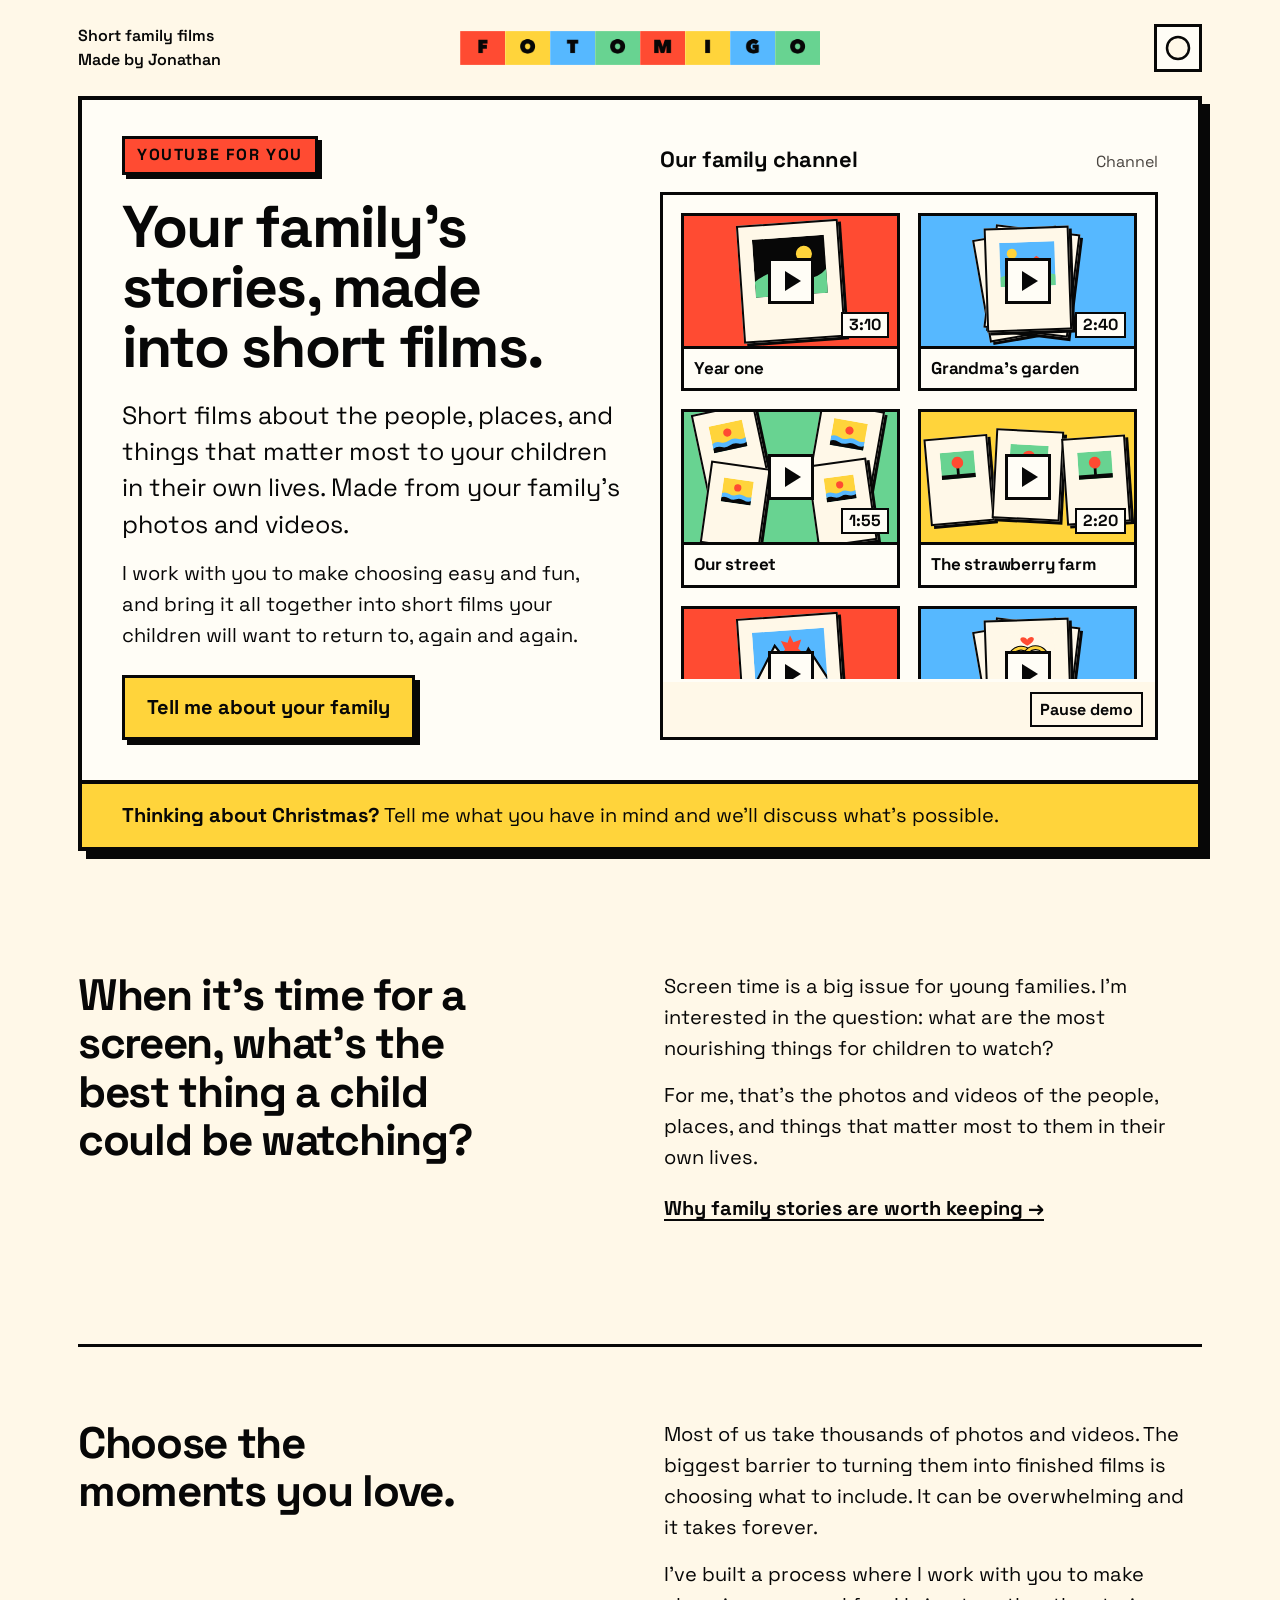
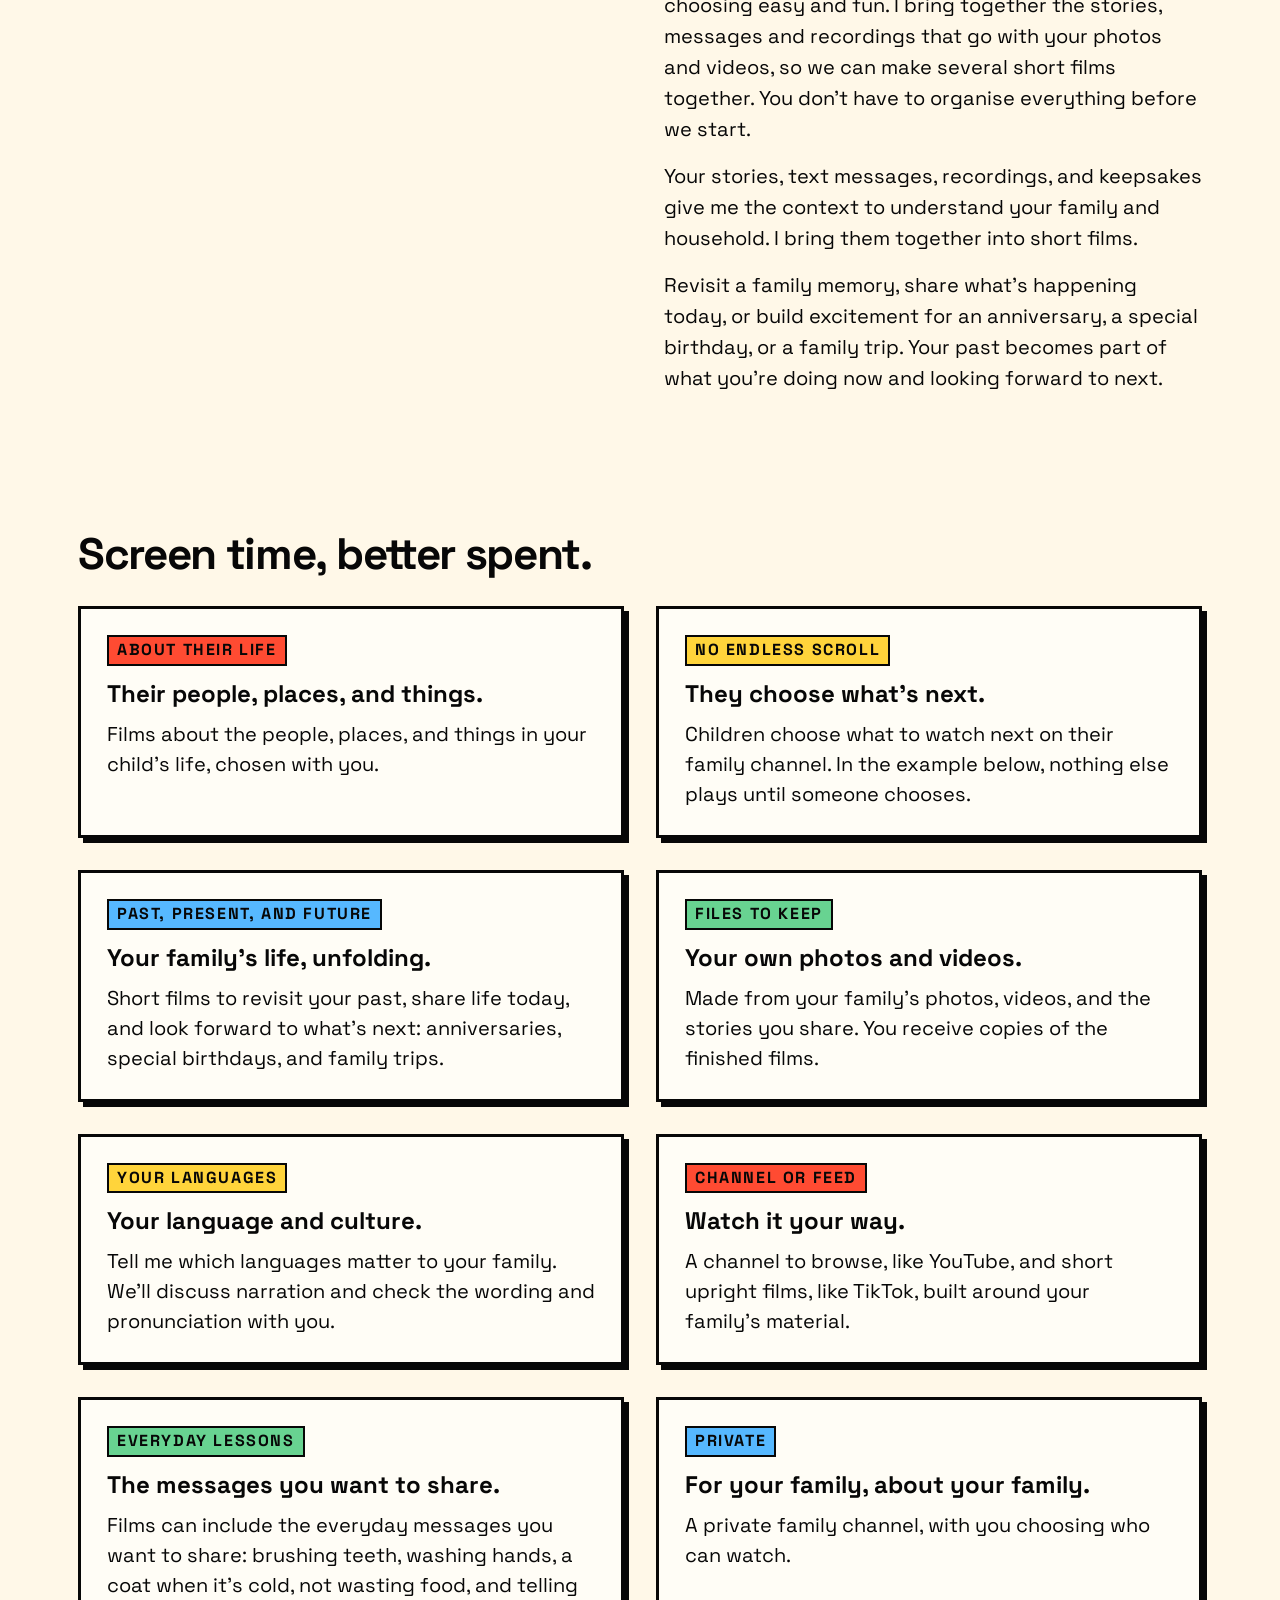
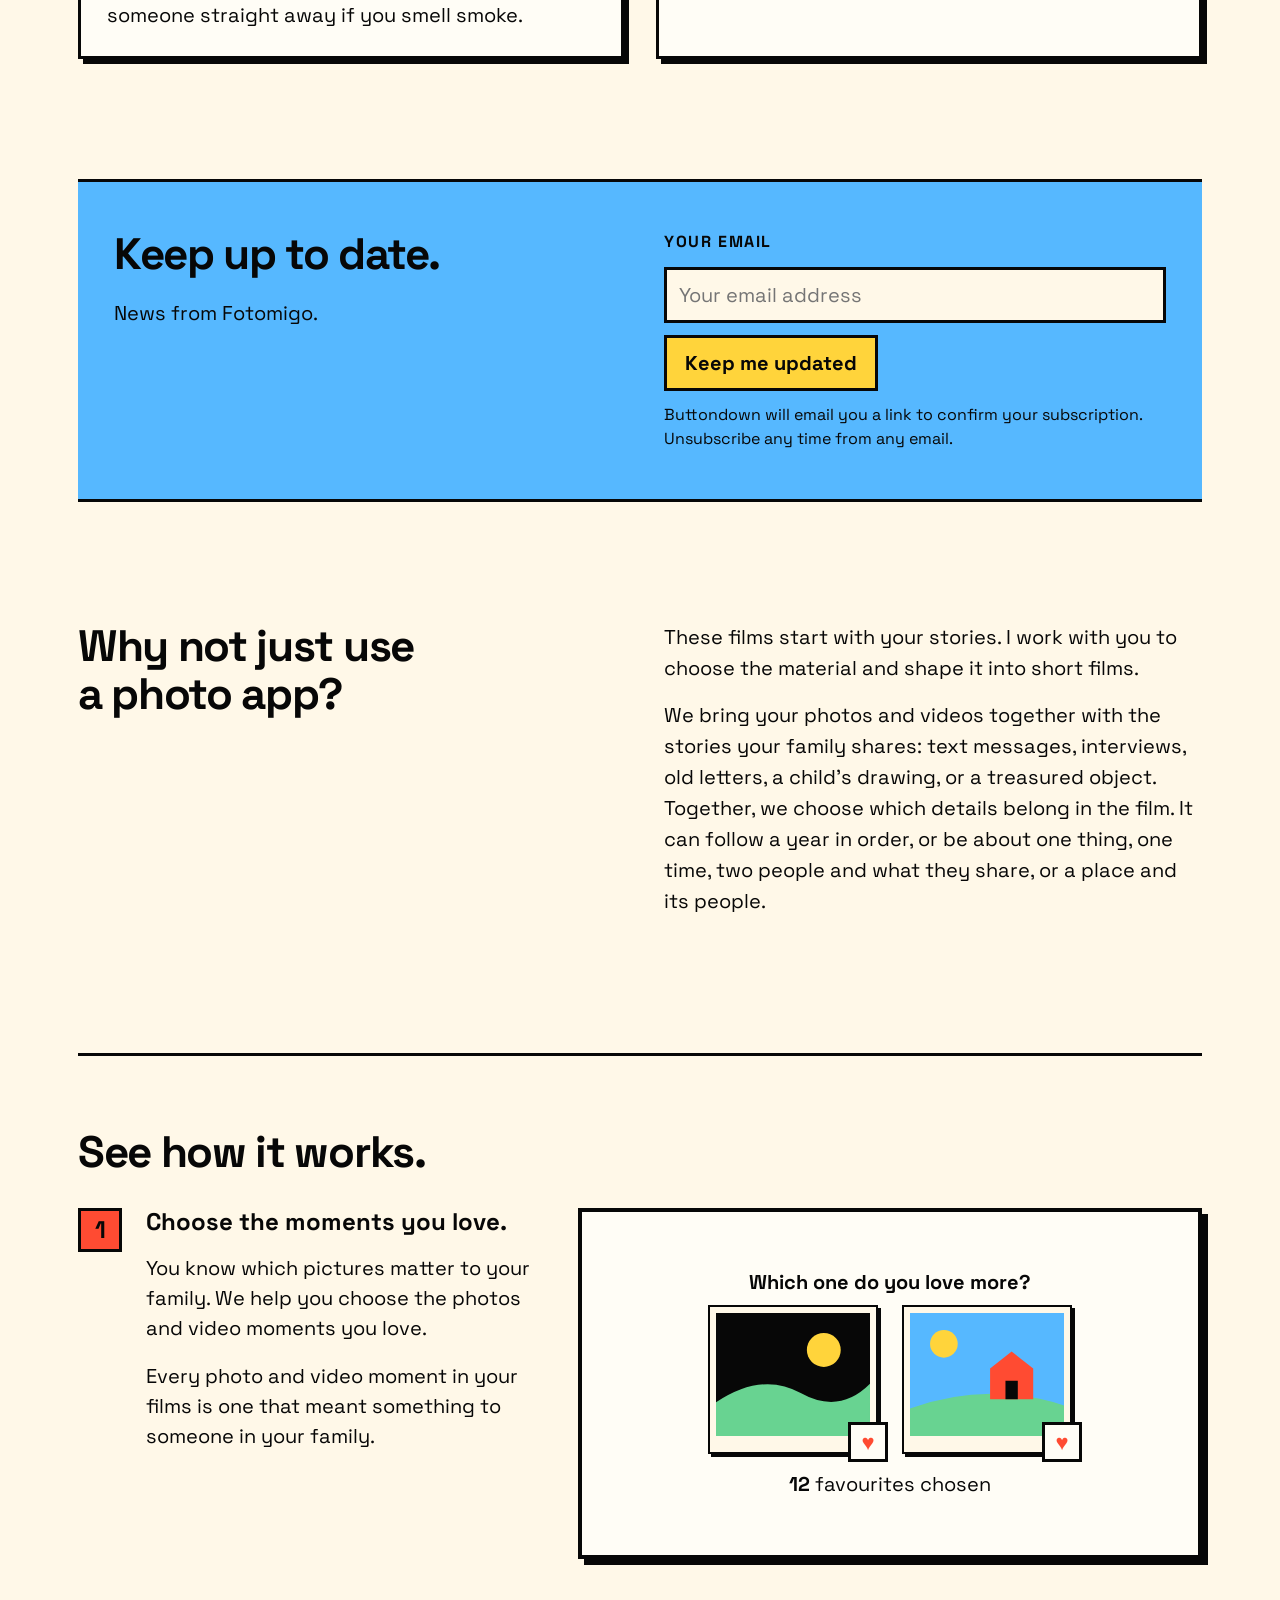
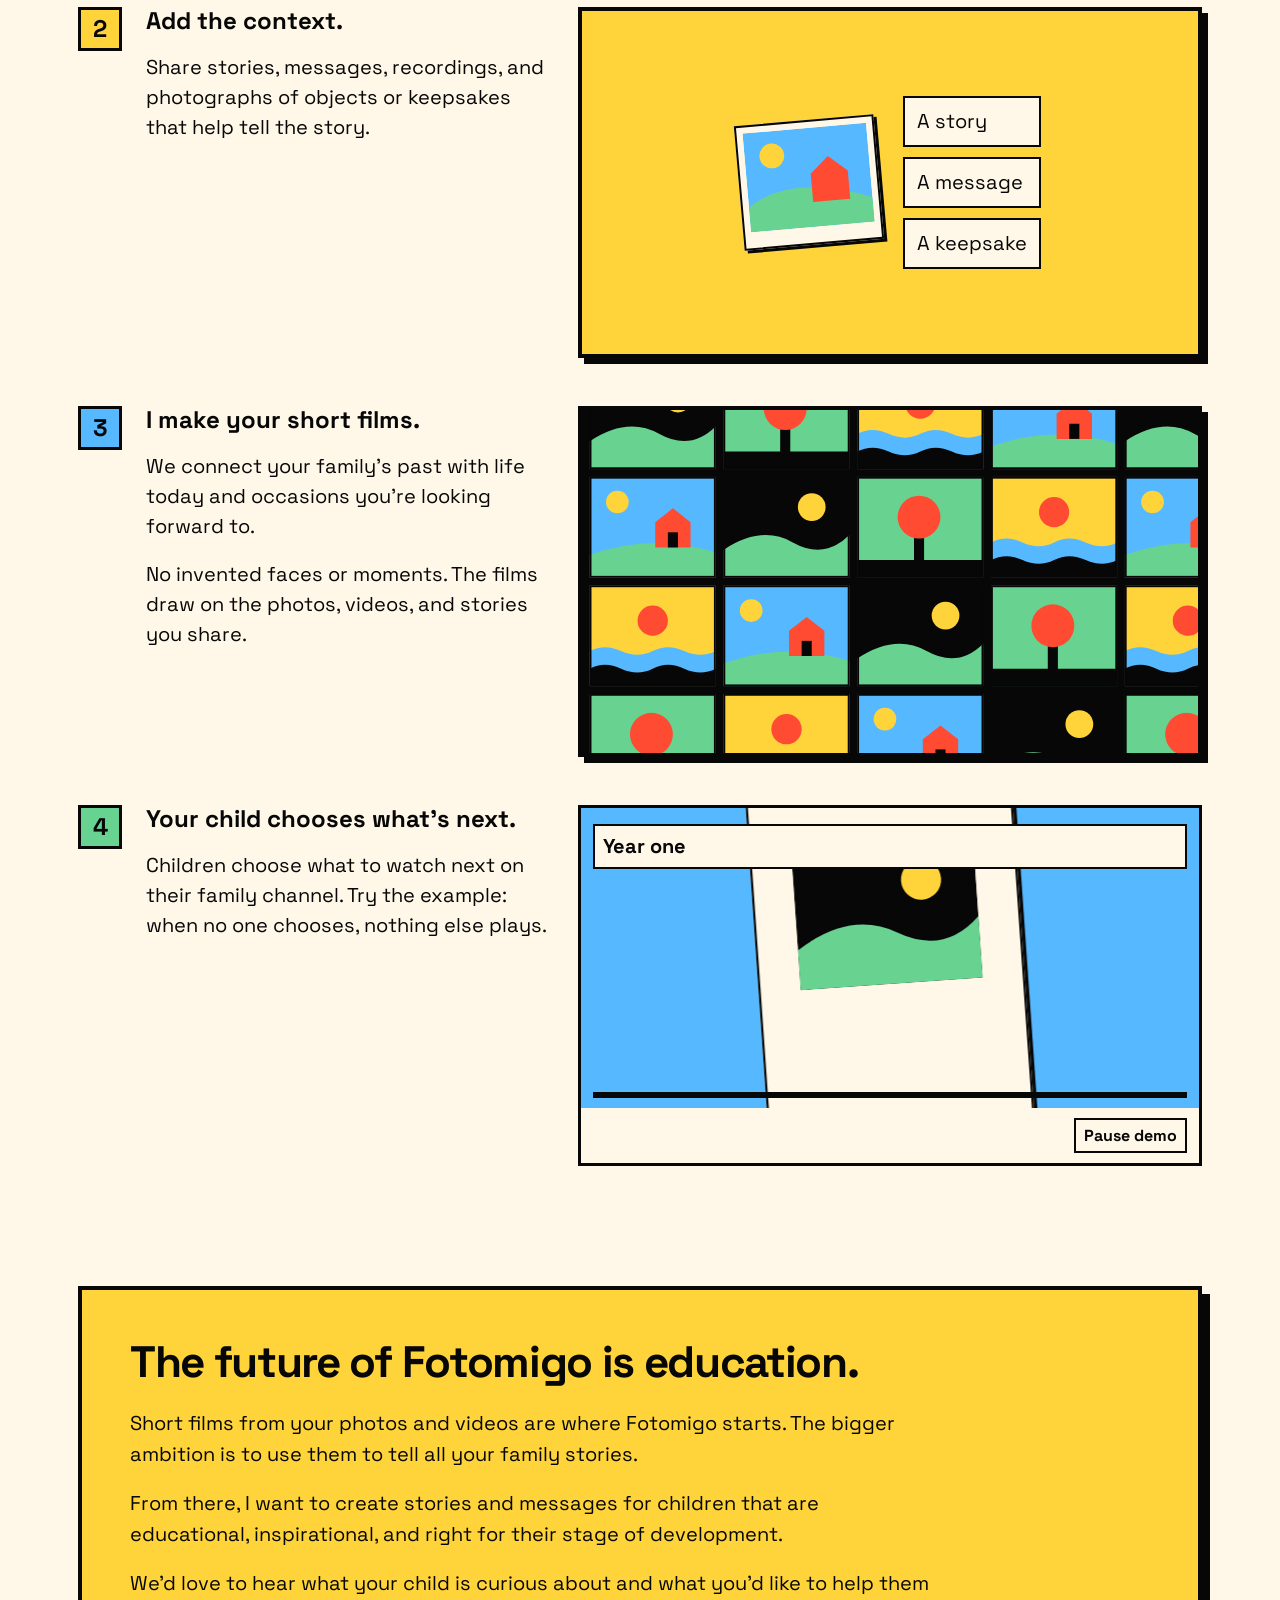
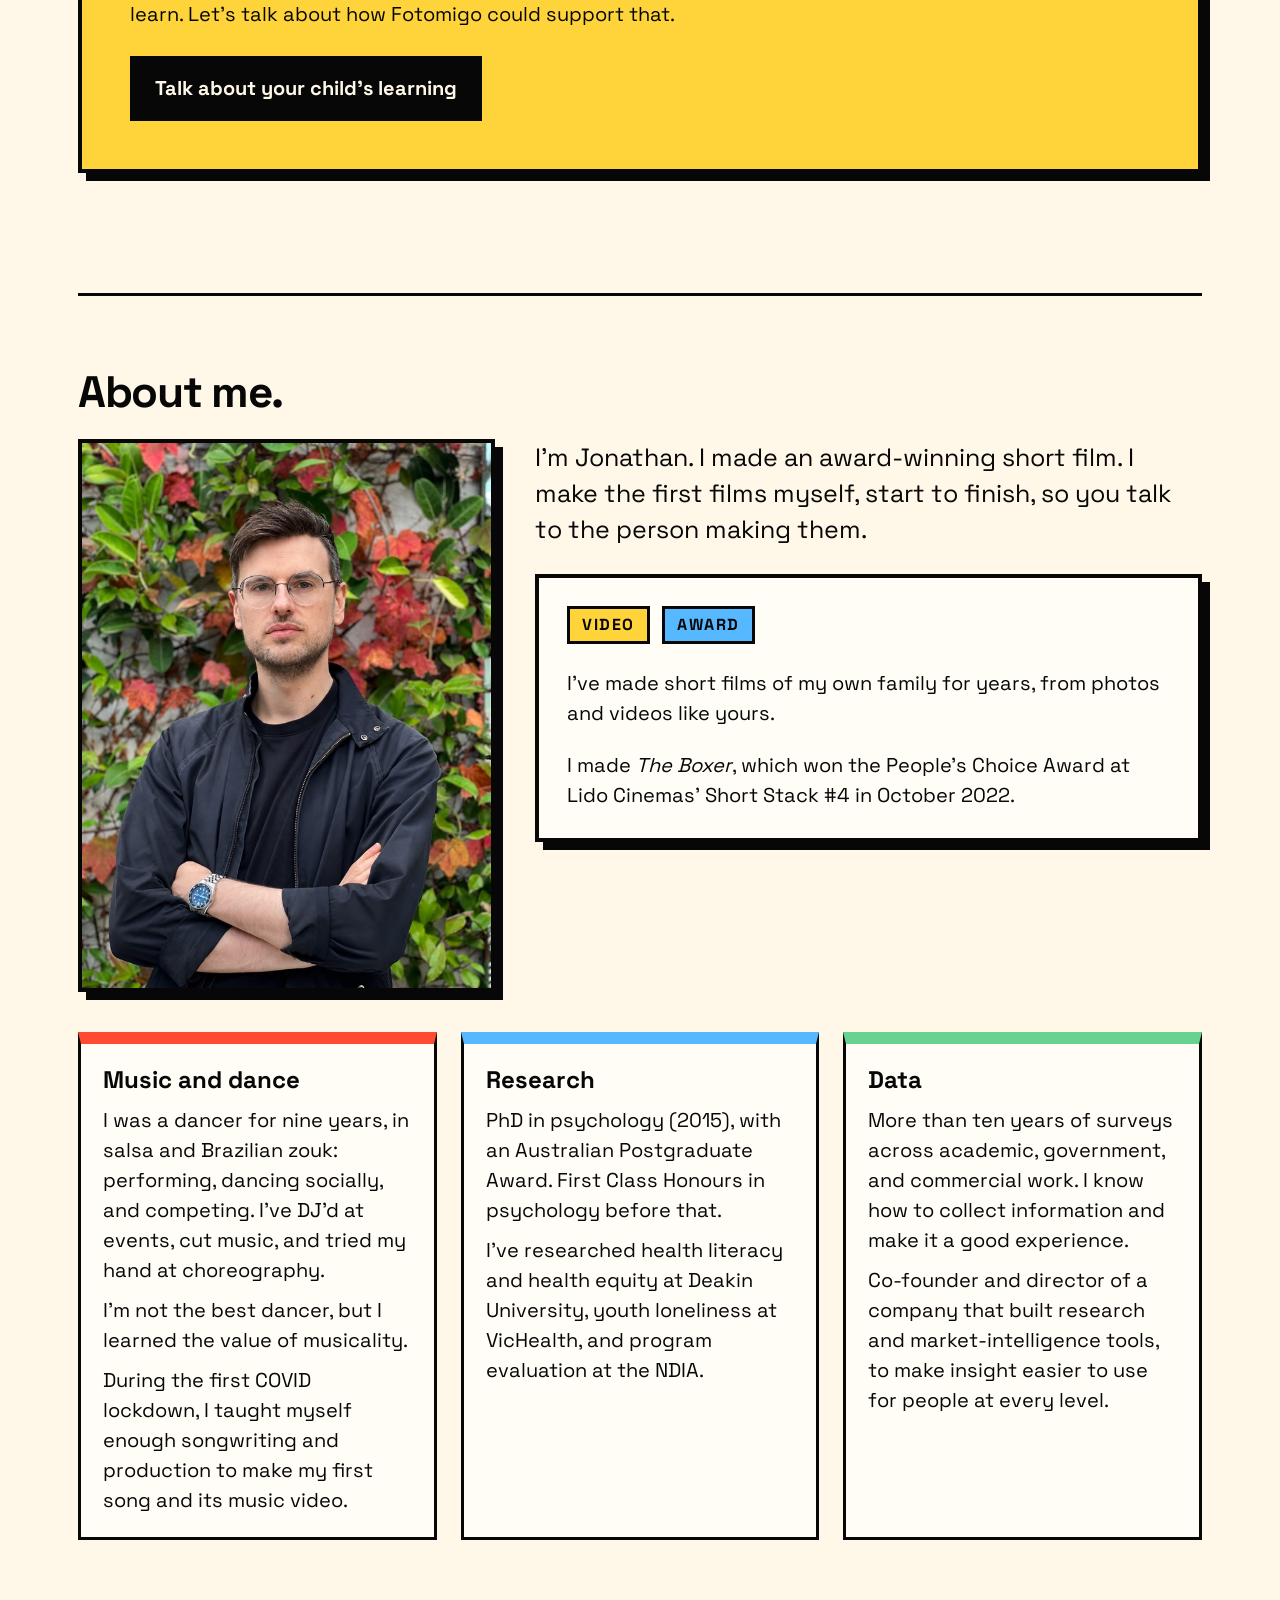
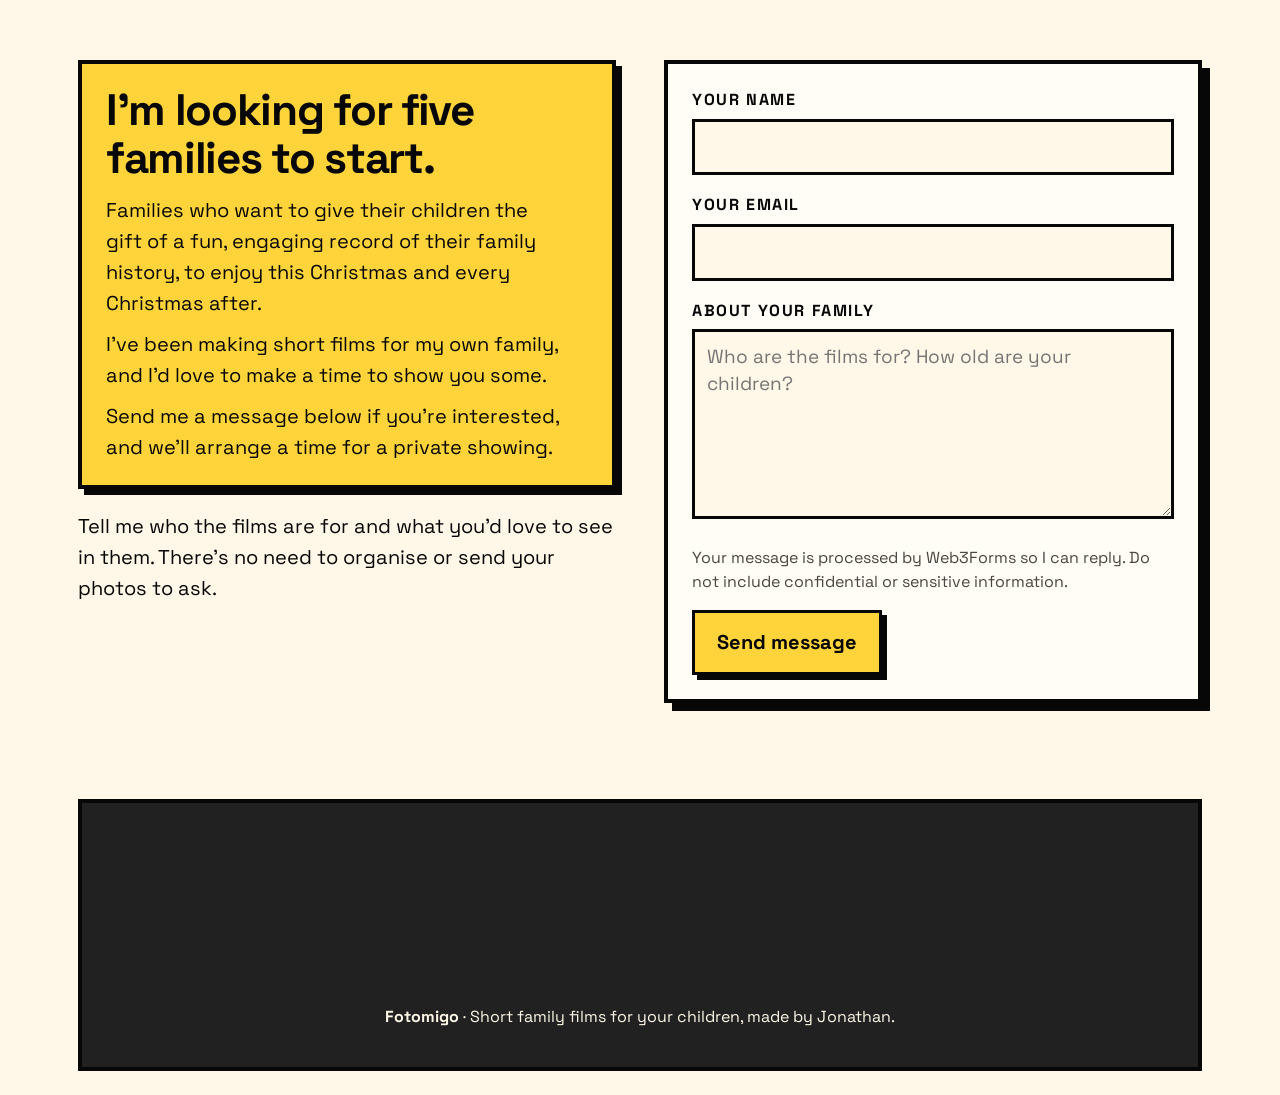
<file: index.html>
<!doctype html>
<html lang="en-AU">
<head>
<meta charset="utf-8">
<meta name="viewport" content="width=device-width, initial-scale=1">
<meta name="description" content="Fotomigo makes short films from the photos and videos you care about most, for your children. Made by Jonathan.">
<title>Your family’s stories, made into short films | Fotomigo</title>
<!-- FM-GUZZLE-SITE-ONE-2-23 (23 Oct): memo 130729 edits in place; see results/2026-10-23-fm-guzzle-site-one-2-23/README.md.
     FM-GUZZLE-SITE-10-23: site revision 9, from revision 8 (FM-GUZZLE-SITE-8-23), with memos 092014, 095313 and 100015 (23 Oct):
     three lead lines (a on the page; ?lead=b and ?lead=c show the others; lead-lines.html shows all three side by side);
     the four channel films and the demo play Polaroid films (each with its own treatment) with a playhead, then a
     five-second countdown, then "What's next?"; video-first About with the award in its own box below and more research;
     the music line; private screenings of a series of films; the choose-your-own-adventure section dropped; "Promote your
     language and culture"; "Files to keep"; the family-resources box and a private box (eight benefits); the screen-time
     question as the heading; curation-led steps; Oxford commas; the logo centred at the top; the animated logo at the foot.
     Revision 8's note: from revision 7, with memo 074436's benefits. Local candidate. Not published. Opens from the file; no server.
     GoatCounter tag copied from jaohar/jaohar.com.au index.html line 24 (commit 5115e98), as in revisions 4 and 6. -->
<script src="theme.js"></script>
<script data-goatcounter="https://jaohar.goatcounter.com/count" async src="//gc.zgo.at/count.js"></script>
<style>
@font-face{font-family:Space;src:url("fonts/SpaceGrotesk-VF-wght.ttf") format("truetype");font-weight:300 700;font-display:swap}
:root{color-scheme:light;--paper:#FFF8E8;--ink:#070707;--card:#fffdf6;--muted:#4a4540;--line:#070707;
  --red:#FF4B32;--yellow:#FFD43B;--blue:#56B8FF;--green:#68d391;
}
@media (prefers-color-scheme:dark){:root:not([data-theme=light]){color-scheme:dark;--paper:#212121;--ink:#FFF8E8;--card:#2a2a2a;--muted:#cfc9bf;--line:#FFF8E8}}
:root[data-theme=dark]{color-scheme:dark;--paper:#212121;--ink:#FFF8E8;--card:#2a2a2a;--muted:#cfc9bf;--line:#FFF8E8}
*{box-sizing:border-box;border-radius:0}
html{-webkit-text-size-adjust:100%}
body{margin:0;background:var(--paper);color:var(--ink);font:20px/1.55 Space,"Helvetica Neue",Arial,sans-serif;overflow-x:hidden}
.wrap{max-width:1180px;margin:0 auto;padding:24px 28px}
h1,h2,h3{font-weight:700;letter-spacing:-.03em;overflow-wrap:break-word}
a{color:inherit;text-underline-offset:4px}
a:focus-visible,button:focus-visible,.button:focus-visible,input:focus-visible,textarea:focus-visible{outline:4px solid #126abd;outline-offset:4px}
/* the top: the mark sits in the centre of the page; the words on the left and the toggle on the right take equal columns */
header.top{display:grid;grid-template-columns:minmax(0,1fr) 360px minmax(0,1fr);align-items:center;gap:16px}
.logo{display:block;width:100%;height:auto;grid-column:2;grid-row:1} /* brand rule 2: the mark is placed from the brand files, not drawn */
.top-left{grid-column:1;grid-row:1}
.top-right{grid-column:3;grid-row:1;justify-self:end}
.small{font-size:16px;line-height:1.5}
header .small{font-weight:600}
/* theme toggle: system (half and half), light (white), dark (black) */
.theme{flex:none;width:48px;height:48px;padding:0;display:grid;place-items:center;border:3px solid var(--line);background:var(--card);color:var(--ink);cursor:pointer}
.theme svg{display:block;width:26px;height:26px}
.theme .i{display:none}
.theme[data-mode=system] .i-system,.theme[data-mode=light] .i-light,.theme[data-mode=dark] .i-dark{display:block}
/* Boxed text sits centred: the box trims its first line to the capitals and its last line to the baseline
   (text-box), so equal padding gives equal space above and below the letters. Last children carry no margin.
   A label that opens a box is display:table, so it is not trimmed and its own border is the top of the content. */
.boxed{text-box:trim-both cap alphabetic}
.boxed > :last-child,.boxed > :last-child > :last-child{margin-bottom:0}
.boxed > :first-child{margin-top:0}
.eyebrow{display:inline-block;font-size:16px;font-weight:700;letter-spacing:.06em;text-transform:uppercase;background:var(--red);color:#070707;border:3px solid var(--line);padding:4px 12px;box-shadow:4px 4px 0 var(--line)}
/* the opening: one outer box, no centre line, room around the channel */
.promo{margin-top:24px;border:4px solid var(--line);box-shadow:8px 8px 0 var(--line);background:var(--card);display:grid;grid-template-columns:minmax(0,1fr) minmax(0,1fr);gap:8px 40px;padding:36px 40px 0}
.promo-copy{padding:0 0 32px}
.promo h1{font-size:clamp(40px,4.6vw,62px);line-height:1.02;margin:22px 0 20px}
.promo p{margin:0 0 16px;max-width:36em}
.promo .lead{font-size:clamp(21px,2.1vw,25px);line-height:1.45}
/* the channel: four example films drawn in the page (Polaroids, no photos); press one and it plays over the channel */
.channel{padding:6px 0 32px;min-width:0;margin:0}
.channel-head{display:flex;justify-content:space-between;align-items:baseline;gap:10px;flex-wrap:wrap;margin-bottom:16px}
.channel-head b{font-size:22px;letter-spacing:-.02em}
.channel-head span{font-size:16px;color:var(--muted)}
.ch-body{position:relative}
.vids{display:grid;grid-template-columns:repeat(2,minmax(0,1fr));gap:18px;list-style:none;margin:0;padding:0}
.vids li{border:3px solid var(--line);background:var(--card);min-width:0}
.thumb{position:relative;display:block;width:100%;aspect-ratio:16/10;padding:0;margin:0;border:0;border-bottom:3px solid var(--line);color:#070707;overflow:hidden;cursor:pointer;font:inherit}
.thumb .pbtn{position:absolute;left:50%;top:50%;transform:translate(-50%,-50%);z-index:2;width:46px;height:46px;display:grid;place-items:center;background:#fffdf6;border:3px solid #070707;transition:transform .3s}
.thumb .play{width:0;height:0;border-style:solid;border-width:10px 0 10px 16px;border-color:transparent transparent transparent #070707;margin-left:4px}
.thumb .len{position:absolute;right:8px;bottom:8px;z-index:2;font-size:16px;font-weight:700;background:#fffdf6;border:2px solid #070707;padding:0 6px;line-height:1.4}
.thumb:hover .pbtn,.thumb:focus-visible .pbtn{transform:translate(-50%,-50%) scale(1.12)}
.c-red{background:var(--red)}.c-blue{background:var(--blue)}.c-green{background:var(--green)}.c-yellow{background:var(--yellow)}
.vids h3{font-size:17px;line-height:1.3;margin:0;padding:8px 10px 9px;letter-spacing:-.01em}
/* a Polaroid: the Fotomigo Test icon's frame, with a drawn scene (sun, hills, a house, the sea, a tree) in place of a photo */
.pol{position:absolute;left:var(--x);top:var(--y);width:var(--w);background:#FFF8E8;border:2px solid #070707;padding:6% 6% 20%;box-shadow:3px 3px 0 #070707;transform:translate(-50%,-50%) rotate(var(--r));transition:transform .35s}
.pol svg{display:block;width:100%;height:auto}
.thumb:hover .pol,.thumb:focus-visible .pol{transform:translate(-50%,-54%) rotate(calc(var(--r) * -1))}
.next{margin-top:18px;padding:12px 0}
.next p{margin:0 0 10px;font-size:17px;font-weight:700;line-height:1.3}
.opts{display:flex;flex-wrap:wrap;gap:8px}
.opt{display:inline-block;font-size:16px;font-weight:700;line-height:1.3;border:2px solid #070707;padding:6px 10px;color:#070707}
.opts .opt:nth-child(1){background:var(--yellow)}.opts .opt:nth-child(2){background:var(--blue)}.opts .opt:nth-child(3){background:var(--green)}
.channel .note{font-size:16px;line-height:1.45;color:var(--muted);margin:14px 0 0}
/* the player, shared by the channel and the demo: a film, its playhead, a countdown, then the choice */
.pl{position:absolute;inset:0;display:none;background:#FFF8E8;color:#070707;overflow:hidden;z-index:5}
.ch-body .pl{border:3px solid var(--line);box-shadow:6px 6px 0 var(--line)}
[data-step=play] > .pl,[data-step=count] > .pl,[data-step=choice] > .pl{display:block}
.pl-film{position:absolute;inset:0 0 58px 0;overflow:hidden;background:var(--blue)}
.pl-film .pol{border-width:3px;padding:5% 5% 18%}
.pl-title{position:absolute;left:12px;top:12px;z-index:3;margin:0;font-size:18px;font-weight:700;line-height:1.3;background:#fffdf6;border:2px solid #070707;padding:4px 10px}
.pl-bar{position:absolute;left:0;right:0;bottom:0;height:58px;display:flex;align-items:center;gap:12px;padding:0 14px;background:#070707;color:#FFF8E8;z-index:3}
.pl-track{flex:1;height:12px;margin:0 10px;background:#4a4540;position:relative}
.pl-track i{position:absolute;left:0;top:0;bottom:0;width:0;background:var(--yellow)}
.pl-track b{position:absolute;top:50%;width:20px;height:20px;margin-left:-10px;background:var(--yellow);border:2px solid #FFF8E8;transform:translateY(-50%)}
.pl-time{font-size:16px;font-weight:700;font-variant-numeric:tabular-nums;white-space:nowrap}
.pl-count,.pl-choice{position:absolute;inset:0 0 58px 0;display:none;flex-direction:column;justify-content:center;align-items:center;gap:14px;padding:16px;text-align:center;background:#FFF8E8;z-index:4}
[data-step=count] .pl-count,[data-step=choice] .pl-choice{display:flex}
.pl-count p{margin:0;font-size:20px;font-weight:700}
.pl-n{display:block;font-size:84px;line-height:1;font-weight:700;font-variant-numeric:tabular-nums}
.pl-ticks{display:flex;gap:8px}
.pl-ticks i{display:block;width:22px;height:22px;border:3px solid #070707;background:#fffdf6}
.pl-ticks i.on{background:#070707}
.pl-choice h3{margin:0;font-size:28px;line-height:1.1}
.pl-choice p{margin:0;font-size:16px;font-weight:600}
.pl-choice .opts{justify-content:center}
.pl-choice .opt{font:700 17px/1.3 Space,"Helvetica Neue",Arial,sans-serif;padding:8px 12px;cursor:pointer;border-width:3px}
.pl-back{position:absolute;right:12px;top:12px;z-index:6;font:700 16px/1.3 Space,"Helvetica Neue",Arial,sans-serif;background:#fffdf6;color:#070707;border:2px solid #070707;padding:4px 10px;cursor:pointer}
.band{grid-column:1/-1;margin:0 -40px;border-top:4px solid var(--line);background:var(--yellow);color:#070707;padding:16px 40px}
.band p{margin:0;max-width:none}.band b{font-weight:700}
.button{display:inline-block;padding:14px 22px;border:3px solid var(--line);background:var(--yellow);color:#070707;font-size:20px;font-weight:700;text-decoration:none;box-shadow:5px 5px 0 var(--line);margin:8px 0 0}
.button:hover{background:#ffe77c}
.button:active{transform:translate(3px,3px);box-shadow:2px 2px 0 var(--line)}
/* sections are separated by space, not rules */
section.block{margin-top:96px}
h2{font-size:clamp(30px,3.6vw,44px);line-height:1.1;margin:0 0 22px;max-width:22em}
section.block > p{max-width:40em;margin:0 0 18px}
.split{display:grid;grid-template-columns:minmax(0,1fr) minmax(0,1fr);gap:48px;align-items:start}
.split p{margin:0 0 16px}
.readmore{display:inline-block;margin-top:4px;font-weight:700;font-size:20px}
/* benefits: eight boxes, two columns, with room around each box */
.tiles{display:grid;grid-template-columns:repeat(2,minmax(0,1fr));gap:32px;margin-top:28px;padding:0;list-style:none;align-items:stretch}
.tiles li{border:3px solid var(--line);box-shadow:5px 5px 0 var(--line);background:var(--card);padding:26px 26px;min-width:0}
.tiles .label{display:table;font-weight:700;font-size:16px;line-height:1.3;color:#070707;padding:3px 8px;border:2px solid #070707;margin-bottom:14px}
.tiles li:nth-child(1) .label{background:var(--red)}.tiles li:nth-child(2) .label{background:var(--yellow)}.tiles li:nth-child(3) .label{background:var(--blue)}.tiles li:nth-child(4) .label{background:var(--green)}.tiles li:nth-child(5) .label{background:var(--yellow)}.tiles li:nth-child(6) .label{background:var(--red)}.tiles li:nth-child(7) .label{background:var(--green)}.tiles li:nth-child(8) .label{background:var(--blue)}
.tiles h3{font-size:24px;line-height:1.2;margin:0 0 10px}
.tiles p{font-size:20px;line-height:1.5;margin:0;max-width:30em}
/* the demo: a horizontal channel drawn in the page; a film plays, counts down, then waits for a choice */
.demo{display:grid;grid-template-columns:minmax(0,1.7fr) minmax(0,1fr);gap:40px;align-items:start}
.screen{position:relative;aspect-ratio:16/9;border:4px solid var(--line);box-shadow:6px 6px 0 var(--line);background:#FFF8E8;color:#070707;overflow:hidden;container-type:inline-size}
.s-grid{position:absolute;inset:0;padding:3.2cqi 3.2cqi;display:flex;flex-direction:column;gap:2.2cqi}
.s-head{display:flex;justify-content:space-between;align-items:baseline;font-weight:700;font-size:max(16px,2.6cqi);line-height:1.2}
.s-head span{font-size:max(16px,2cqi);font-weight:600}
.s-tiles{flex:1;display:grid;grid-template-columns:repeat(3,minmax(0,1fr));grid-template-rows:repeat(2,minmax(0,1fr));gap:2cqi;list-style:none;margin:0;padding:0}
.s-tiles li{border:3px solid #070707;display:flex;min-height:0;transition:transform .3s,box-shadow .3s}
.s-tiles button{flex:1;display:flex;align-items:flex-end;padding:1.2cqi;border:0;background:none;cursor:pointer;font:inherit;color:#070707;text-align:left}
.s-tiles li b{font-size:max(16px,2cqi);line-height:1.2;background:#fffdf6;border:2px solid #070707;padding:2px 6px}
.s-tiles li.on,.s-tiles li:hover,.s-tiles li:focus-within{transform:translate(-3px,-3px);box-shadow:6px 6px 0 #070707}
.screen .pl-title{font-size:max(16px,2.2cqi)}
.s-veil{position:absolute;inset:0;display:grid;place-items:center;background:rgba(255,248,232,.82);z-index:7}
.s-start{font:700 20px/1.3 Space,"Helvetica Neue",Arial,sans-serif;padding:14px 22px;border:3px solid #070707;background:var(--yellow);color:#070707;box-shadow:5px 5px 0 #070707;cursor:pointer}
.screen.started .s-veil{display:none}
.demo .note{font-size:17px;line-height:1.5;color:var(--muted);margin:16px 0 0}
.steps{list-style:none;margin:0;padding:0;display:grid;gap:14px;counter-reset:s}
.steps li{counter-increment:s;display:grid;grid-template-columns:44px minmax(0,1fr);gap:14px;align-items:start;font-size:20px;line-height:1.45}
.steps li::before{content:counter(s);display:grid;place-items:center;width:44px;height:44px;border:3px solid var(--line);font-weight:700;background:var(--card)}
.steps li:nth-child(1)::before{background:var(--red);color:#070707}.steps li:nth-child(2)::before{background:var(--yellow);color:#070707}.steps li:nth-child(3)::before{background:var(--blue);color:#070707}.steps li:nth-child(4)::before{background:var(--green);color:#070707}
.promise{display:grid;grid-template-columns:minmax(0,1fr) minmax(0,1fr);gap:32px;margin-top:24px;align-items:stretch}
.promise div{border:3px solid var(--line);padding:26px 26px;background:var(--card)}
.promise h3{margin:0 0 10px;font-size:24px;line-height:1.2}
.promise p{margin:0;font-size:20px}
/* about me: his photo beside the intro and the video box; the award in its own box below; then three boxes */
.about{display:grid;grid-template-columns:minmax(0,1fr) minmax(0,1.6fr);gap:40px;align-items:start}
.portrait{margin:0;border:4px solid var(--line);box-shadow:8px 8px 0 var(--line)}
.portrait img{display:block;width:100%;height:auto;aspect-ratio:3/4;object-fit:cover}
.about-intro{font-size:clamp(21px,2vw,24px);line-height:1.45;margin:0 0 26px;max-width:34em}
.boxes{display:grid;grid-template-columns:repeat(3,minmax(0,1fr));gap:24px;list-style:none;margin:40px 0 0;padding:0;align-items:stretch}
.boxes li{border:3px solid var(--line);background:var(--card);padding:22px 22px;min-width:0}
.boxes h3{margin:0 0 10px;font-size:22px;line-height:1.2}
.boxes p{margin:0 0 10px;font-size:20px;line-height:1.5}
.video{border:4px solid var(--line);background:var(--yellow);color:#070707;padding:26px 28px;box-shadow:8px 8px 0 var(--line)}
.video .eyebrow{display:table;background:#fffdf6;box-shadow:none;border-color:#070707;margin-bottom:16px}
.video h3{font-size:clamp(24px,2.6vw,32px);line-height:1.15;margin:0 0 12px}
.video p{margin:0 0 12px;font-size:20px;line-height:1.5}
.award{margin-top:28px;border:4px solid var(--line);background:var(--card);padding:22px 26px;box-shadow:6px 6px 0 var(--line)}
.award .eyebrow{display:table;box-shadow:none;margin-bottom:14px}
.award h3{font-size:24px;line-height:1.2;margin:0 0 10px}
.award p{margin:0;font-size:20px;line-height:1.5}
.boxes li:nth-child(1){border-top:12px solid var(--red)}.boxes li:nth-child(2){border-top:12px solid var(--blue)}.boxes li:nth-child(3){border-top:12px solid var(--green)}
/* contact form: markup and behaviour copied from jaohar.com.au (index.html 170-180, script.js 99-130), as in revision 4 */
.families{border:4px solid var(--line);background:var(--yellow);color:#070707;padding:22px 24px;box-shadow:6px 6px 0 var(--line);margin-bottom:22px}
.families h2{margin:0 0 12px}
.families p{margin:0 0 10px}
.contact-form{border:4px solid var(--line);background:var(--card);padding:24px;box-shadow:8px 8px 0 var(--line);display:flex;flex-direction:column}
.contact-form > div{margin-bottom:18px}
.contact-form label{display:block;margin-bottom:6px;font-size:16px;font-weight:700;letter-spacing:.06em;text-transform:uppercase}
.contact-form input,.contact-form textarea{width:100%;border:3px solid var(--line);padding:12px;background:var(--paper);color:var(--ink);font:19px/1.4 Space,"Helvetica Neue",Arial,sans-serif}
.contact-form textarea{min-height:170px;resize:vertical}
.contact-form button{align-self:flex-start;padding:14px 22px;border:3px solid var(--line);background:var(--yellow);color:#070707;box-shadow:5px 5px 0 var(--line);font:700 20px/1.55 Space,"Helvetica Neue",Arial,sans-serif;cursor:pointer}
.contact-form button:disabled{cursor:wait;opacity:.72}
.botcheck{display:none}
.form-privacy{margin:0 0 18px;font-size:16px;line-height:1.5;color:var(--muted)}
.form-status{margin:18px 0 0;padding-top:14px;border-top:3px solid var(--line);font-weight:700}
/* the foot: the animated mark from the brand library, centred on the brand's dark stage (#212121), which the mark is drawn on */
footer{margin-top:96px;padding:28px 20px 30px;text-align:center;background:#212121;color:#FFF8E8;border:4px solid var(--line)}
footer picture{display:block;margin:0 auto 14px;width:min(360px,90%)}
footer img{display:block;width:100%;height:auto}
footer p{margin:0 0 8px}
@media (max-width:900px){
  .promo{grid-template-columns:minmax(0,1fr);gap:0}
  .split,.demo,.about,.promise{grid-template-columns:minmax(0,1fr)}
  .portrait{max-width:360px}
}
@media (max-width:1000px){.boxes{grid-template-columns:repeat(2,minmax(0,1fr))}}
@media (max-width:700px){
  .tiles,.boxes{grid-template-columns:minmax(0,1fr)}
  /* the mark keeps the centre on its own row; the words and the toggle share the row below */
  header.top{grid-template-columns:minmax(0,1fr) auto;row-gap:14px}
  .logo{grid-column:1/-1;grid-row:1;justify-self:center;width:min(360px,100%)}
  .top-left{grid-column:1;grid-row:2}
  .top-right{grid-column:2;grid-row:2}
}
@media (max-width:600px){
  .wrap{padding:16px 16px}
  .logo{width:min(300px,100%)}
  header .small{font-size:16px}
  .promo{box-shadow:5px 5px 0 var(--line);padding:22px 18px 0}
  .promo-copy{padding:0 0 22px}
  .channel{padding:0 0 22px}
  .vids{gap:12px}
  .band{margin:0 -18px;padding:14px 18px}
  .promo h1{font-size:40px}
  section.block{margin-top:64px}
  .tiles,.promise,.boxes{gap:22px}
  .tiles li,.promise div{padding:20px 18px}
  .button{font-size:19px;padding:12px 16px}
  .contact-form{padding:18px;box-shadow:5px 5px 0 var(--line)}
  .families,.video,.award{padding:18px;box-shadow:5px 5px 0 var(--line)}
  .s-tiles{grid-template-columns:repeat(2,minmax(0,1fr));grid-template-rows:repeat(2,minmax(0,1fr))}
  .s-tiles li:nth-child(n+5){display:none}
  .pl-n{font-size:56px}
  .pl-count,.pl-choice{gap:8px}
  .pl-choice h3{font-size:22px}
  .screen .pl-count p{font-size:16px}
  .screen .pl-ticks i{width:16px;height:16px}
  .screen .pl-n{font-size:40px}
}
@media (prefers-reduced-motion:reduce){*{scroll-behavior:auto}.s-tiles li,.pol,.thumb .pbtn{transition:none}}

/* Revision 10: four illustrated stages and a complete tile-by-tile logo loop. */
.process-stages{list-style:none;padding:0;margin:32px 0 0;display:grid;gap:48px}
.process-stage{display:grid;grid-template-columns:44px minmax(0,.85fr) minmax(0,1.3fr);gap:24px;align-items:start;min-width:0}
.stage-number{display:grid;place-items:center;width:44px;height:44px;border:3px solid var(--line);background:var(--yellow);color:#070707;font-weight:700;font-size:24px}
.process-stage:nth-child(1) .stage-number{background:var(--red)}.process-stage:nth-child(3) .stage-number{background:var(--blue)}.process-stage:nth-child(4) .stage-number{background:var(--green)}
.stage-copy h3{font-size:26px;line-height:1.2;margin:0 0 16px}.stage-copy p{font-size:20px;line-height:1.5;margin:0}
.stage-visual{min-width:0}.stage-picture{aspect-ratio:16/9;border:4px solid var(--line);box-shadow:6px 6px 0 var(--line);padding:20px;background:var(--card);color:var(--ink);display:flex;flex-direction:column;justify-content:center;gap:12px;overflow:hidden}
.sample-grid,.filmstrip{display:flex;justify-content:center;gap:12px;min-height:0}
.sample-photo{display:block;background:#FFF8E8;padding:6px 6px 16px;border:2px solid #070707;width:26%;max-width:140px;min-width:0;box-shadow:3px 3px 0 #070707}
.sample-photo svg{display:block;width:100%;height:auto}.sample-grid .sample-photo:nth-child(2){border:4px solid #FF4B32;transform:rotate(4deg)}
.visual-note{font-size:20px;line-height:1.25;margin:0;text-align:center}.choose-picture .visual-note:first-of-type{font-weight:700}
.context-picture{flex-direction:row;align-items:center;gap:24px;background:var(--yellow);color:#070707}
.context-picture>.sample-photo{width:35%;transform:rotate(-5deg)}.context-notes{display:grid;gap:10px}.context-notes span{padding:8px 12px;border:2px solid #070707;background:#FFF8E8;font-size:20px}
.soundtrack{display:flex;align-items:center;justify-content:space-around;height:36px;background:#56B8FF;border:2px solid #070707;padding:4px 10px;flex-shrink:0}.soundtrack i{display:block;background:#070707;width:3%;height:var(--h)}
/* Jonathan, 23 October: one card, two tags and two paragraphs. */
.credits{border:4px solid var(--line);box-shadow:8px 8px 0 var(--line);background:var(--card);padding:28px;min-width:0}
.credit-tags{display:flex;flex-wrap:wrap;gap:12px;margin-bottom:24px}
.credit-tags .eyebrow{margin:0;box-shadow:none;background:var(--yellow);color:#070707;border-color:#070707}
.credit-tags .eyebrow:last-child{background:var(--blue)}
.credits p{margin:0;font-size:20px;line-height:1.5}.credits p+p{margin-top:22px}
/* memo 130729: the promise is back to two boxes (you choose; no AI manipulation) */
.promise-title{font-size:30px;line-height:1.15;margin:64px 0 0}
/* stage 1: the curation tool, press the picture you love more */
.pick-picture{align-items:center;gap:10px}.pick-q{font-weight:700}.pick-pair{display:flex;justify-content:center;gap:24px;width:100%;margin-bottom:8px}
.pick{position:relative;width:32%;max-width:170px;padding:0;border:0;background:none;cursor:pointer;font:inherit;color:#070707}
.pick .sample-photo{width:100%;max-width:none;transition:transform .25s}.pick:hover .sample-photo,.pick:focus-visible .sample-photo{transform:rotate(-3deg) scale(1.04)}
.pick-heart{position:absolute;right:-10px;bottom:-8px;display:grid;place-items:center;width:40px;height:40px;background:#fffdf6;border:3px solid #070707;font-size:22px;line-height:1;color:#FF4B32}
.pick.chosen .sample-photo{outline:4px solid #FF4B32;outline-offset:2px}.pick.chosen .pick-heart{background:#FF4B32;color:#fffdf6}
/* stage 3: the looping film; one 12-second cycle, every layer keyed to it */
.reel{position:relative;aspect-ratio:16/9;border:4px solid var(--line);box-shadow:6px 6px 0 var(--line);background:#070707;overflow:hidden;container-type:inline-size}
.reel>div{position:absolute;inset:0}.reel-pic{display:block;background:#FFF8E8;border:2px solid #070707;padding:3% 3% 11%;box-shadow:4px 4px 0 #070707}.reel-pic svg,.reel-kb svg{display:block;width:100%;height:auto}
.reel-mosaic{background:#070707 no-repeat 0 50%/175% auto;animation:reel-mosaic 12s linear infinite both} /* the photo wall is one background image, panned inside the frame */
.reel-big{display:grid;place-items:center;z-index:2;animation:reel-big 12s cubic-bezier(.2,.8,.3,1) infinite both}
.reel-big .reel-pic{width:52%;transform:rotate(-3deg)}.reel-year{position:absolute;left:50%;bottom:8%;transform:translateX(-50%) rotate(-3deg);font-size:10cqi;line-height:1;letter-spacing:-.03em;color:#070707;background:#FFD43B;border:3px solid #070707;padding:.6cqi 2cqi}
.reel-three{z-index:3}.reel-three .reel-pic{position:absolute;top:50%;width:36%;animation:reel-land 12s cubic-bezier(.2,.9,.3,1.15) infinite both}
.reel-three .reel-pic:nth-child(1){left:6%;--r:-8deg}.reel-three .reel-pic:nth-child(2){left:32%;--r:5deg;animation-delay:.6s}.reel-three .reel-pic:nth-child(3){left:58%;--r:-3deg;animation-delay:1.2s}
.reel-kb{z-index:4;overflow:hidden;animation:reel-kb 12s ease-in-out infinite both}.reel-kb svg{width:100%;height:100%}
.reel-swipe{z-index:5;background:#FFD43B;clip-path:polygon(0 0,0 0,-15% 100%,-15% 100%);animation:reel-swipe 12s cubic-bezier(.6,0,.3,1) infinite both} /* a slanted wipe, clipped inside the frame */
@keyframes reel-mosaic{0%{background-position:0 50%;opacity:1}24%{background-position:50% 50%;opacity:1}27%,95%{background-position:55% 50%;opacity:0}96%{background-position:0 50%;opacity:0}100%{background-position:0 50%;opacity:1}}
@keyframes reel-big{0%,21%{opacity:0;transform:scale(1.5)}24%{opacity:1;transform:scale(1)}38%{opacity:1;transform:scale(1.04)}40%,100%{opacity:0;transform:scale(1.04)}}
@keyframes reel-land{0%,38%{opacity:0;transform:translateY(-160%) rotate(calc(var(--r) + 24deg)) scale(1.2)}42%{opacity:1;transform:translateY(-50%) rotate(var(--r)) scale(1)}66%{opacity:1;transform:translateY(-50%) rotate(var(--r)) scale(1)}67%,100%{opacity:0;transform:translateY(-50%) rotate(var(--r))}}
@keyframes reel-swipe{0%,58%{clip-path:polygon(0 0,0 0,-15% 100%,-15% 100%)}64%,66%{clip-path:polygon(0 0,115% 0,100% 100%,-15% 100%)}72%,100%{clip-path:polygon(115% 0,115% 0,100% 100%,100% 100%)}}
@keyframes reel-kb{0%,64%{opacity:0;transform:scale(1)}66%{opacity:0;transform:scale(1)}70%{opacity:1;transform:scale(1.02)}93%{opacity:1;transform:scale(1.28) translate(-5%,-3%)}96%,100%{opacity:0;transform:scale(1.3) translate(-5%,-3%)}}
@media(prefers-reduced-motion:reduce){.reel *,.reel>div{animation:none!important}.reel-mosaic,.reel-three,.reel-kb,.reel-swipe{display:none}.reel-big{opacity:1}}
.mailing-list{display:grid;grid-template-columns:1fr 1fr;gap:40px;border-top:3px solid var(--line);padding-top:32px}.mailing-list h2{margin:0 0 16px}.mail-preview{display:flex;flex-wrap:wrap;gap:12px}.mail-preview label{display:block;width:100%;font-size:20px}.mail-preview input{width:100%;min-width:0;padding:12px;font:20px Space,sans-serif;border:3px solid var(--line);background:var(--card);color:var(--ink)}.mail-preview button{padding:12px 18px;font:700 20px Space,sans-serif;border:3px solid var(--line);background:var(--yellow);color:#070707;cursor:pointer}.mail-preview p{font-size:16px;line-height:1.5;margin:0}
.footer-mark{position:relative;width:min(360px,90%);aspect-ratio:720/320;margin:0 auto 14px}.footer-mark img{position:absolute;inset:0;width:100%;height:100%}.logo-still{opacity:0}.logo-tile{animation:tile-pop 5.6s cubic-bezier(.2,.8,.3,1) infinite both}
@keyframes tile-pop{0%{opacity:0;transform:scale(.65)}8%,65%{opacity:1;transform:scale(1)}73%,100%{opacity:0;transform:scale(.65)}}
@media(prefers-reduced-motion:reduce){.logo-tile{display:none;animation:none}.logo-still{opacity:1}}
@media(max-width:900px){.process-stage{grid-template-columns:44px minmax(0,1fr);gap:18px}.stage-visual{grid-column:1/-1}.mailing-list{grid-template-columns:minmax(0,1fr)}}
@media(max-width:600px){.credits{padding:22px 20px;box-shadow:5px 5px 0 var(--line)}.pick-pair{gap:18px}.pick-heart{width:32px;height:32px;font-size:18px;right:-8px;bottom:-6px}.promise-title{margin-top:48px}.stage-picture{padding:12px;gap:8px}.visual-note{font-size:16px}.sample-photo{padding:4px 4px 10px}.context-notes{gap:6px}.context-notes span{font-size:16px;padding:6px 8px}.context-picture{gap:18px}.soundtrack{height:24px}.stage-copy h3{font-size:24px}}

/* Section rhythm: a coloured mailing-list interval, framed by horizontal rules. */
section.block{margin-top:120px}
section.section-divider{border-top:3px solid var(--line);padding-top:72px}
section.mailing-list{border-top:3px solid var(--line);border-bottom:3px solid var(--line);padding:48px 36px;background:var(--blue);color:#070707;gap:48px}
.mailing-list h2{font-size:clamp(36px,4vw,52px);line-height:1.12}
.mailing-list input{background:#FFF8E8;color:#070707;border-color:#070707}
.mailing-list button{border-color:#070707}
@media(max-width:600px){section.block{margin-top:88px}section.section-divider{padding-top:48px}section.mailing-list{padding:36px 22px;gap:28px}}
.stage-copy p+p{margin-top:18px}

/* Channel and choice demonstrations: illustrative automatic selections, manual choices on interaction. */
.walk{min-width:0}.hero-walk{height:470px;position:relative;background:var(--card);overflow:hidden;border:3px solid var(--line)}
.walk-grid{height:420px;overflow:hidden;padding:16px}.walk-grid .vids{transition:transform 1s ease}.walk-grid .thumb{aspect-ratio:16/10}
.walk-phone{width:min(250px,82%);height:410px;margin:8px auto 0;border:4px solid var(--line);animation:walkFade .7s ease}
.walk-player{height:100%;position:relative;overflow:hidden;background:var(--blue);color:#070707;touch-action:pan-x}
.walk-art{position:absolute;inset:0;overflow:hidden;transition:transform .6s ease,opacity .6s}
.walk-art .pol{width:68%!important}.walk-title{position:absolute;top:16px;left:12px;right:12px;background:#FFF8E8;border:2px solid #070707;padding:8px;font-size:20px;line-height:1.25}
.walk-progress{position:absolute;bottom:12px;left:12px;right:12px;height:8px;background:#FFF8E8}.walk-progress i{display:block;height:100%;width:75%;background:#070707;transition:width 1s linear}
.walk-choices{position:absolute;inset:0;display:flex;flex-direction:column;justify-content:center;gap:18px;padding:18px;background:var(--paper);color:var(--ink)}
.walk-choices[hidden],.walk-phone[hidden],.walk-grid[hidden]{display:none}
.walk-choices p{margin:0;text-align:center;font-weight:700;font-size:24px}.walk-options{display:grid;grid-template-columns:1fr 1fr;gap:12px}
.walk-options button{font:700 18px/1.3 Space,sans-serif;padding:16px 10px;border:3px solid #070707;color:#070707;background:var(--yellow);min-height:90px}
.walk-options button+button{background:var(--blue)}.walk-options button.selected{outline:5px solid var(--red);outline-offset:-9px;transform:scale(.94)}
.walk-controls{display:flex;align-items:center;justify-content:space-between;gap:8px;padding:10px 12px;background:var(--paper);color:var(--ink);font-size:16px;line-height:1.3}
.hero-walk .walk-controls{position:absolute;bottom:0;left:0;right:0}.walk-toggle{font:700 16px Space,sans-serif;background:transparent;color:inherit;border:2px solid var(--line);padding:5px 8px;cursor:pointer}
.step-walk{border:3px solid var(--line);background:var(--card)}.step-walk .walk-player{height:300px}.step-walk .walk-art .pol{width:40%!important}
.walk-hand{display:none;position:absolute;bottom:28px;right:22px;font-size:48px;font-weight:700;background:#FFF8E8;border:2px solid #070707;padding:0 10px}
[data-phase=swipe] .walk-hand{display:block;animation:walkSwipe .9s ease both}[data-phase=swipe] .walk-art{transform:translateY(-24%);opacity:.35}
[data-phase=play] .walk-art{animation:walkPan 3s linear both}
@keyframes walkFade{from{opacity:0}to{opacity:1}}@keyframes walkSwipe{from{transform:translateY(28px)}to{transform:translateY(-38px)}}@keyframes walkPan{from{transform:scale(1)}to{transform:scale(1.08)}}
@media(max-width:600px){.hero-walk{height:430px}.walk-grid{height:380px;padding:12px}.walk-phone{height:370px;width:220px}.step-walk .walk-player{height:260px}.walk-options button{font-size:16px;padding:12px 6px}}
@media(prefers-reduced-motion:reduce){.walk *{animation:none!important;transition:none!important}}
.walk-art,.walk-hand{animation-play-state:var(--walk-play,running)!important}

/* Viewport-height channel, with a framed phone and a simple mechanical grip. */
.hero-walk{height:100vh;height:100svh;min-height:420px}
.hero-walk .walk-grid{height:calc(100% - 58px);padding:18px}
.hero-walk .walk-phone{position:absolute;top:24px;left:50%;transform:translateX(-50%);margin:0;width:min(72%,calc((100svh - 150px)*.5));height:auto;aspect-ratio:1/2;max-height:calc(100% - 112px);padding:24px 8px 22px;background:#070707;border:3px solid var(--line);overflow:visible}
.phone-speaker{position:absolute;top:8px;left:38%;width:24%;height:5px;background:#FFF8E8}
.walk-phone:after{content:"";position:absolute;bottom:8px;left:38%;width:24%;height:4px;background:#FFF8E8}
.robot-grip{position:absolute;inset:0;pointer-events:none;z-index:5}
.robot-grip i{position:absolute;right:-22px;top:58%;width:38px;height:28px;border:3px solid #070707;background:var(--yellow);box-shadow:inset -9px 0 0 var(--blue)}
.robot-grip i:nth-child(2){top:calc(58% + 32px)}.robot-grip i:nth-child(3){top:calc(58% + 64px)}
.robot-grip b{position:absolute;left:-20px;bottom:12%;width:34px;height:72px;border:3px solid #070707;background:var(--yellow);transform:rotate(-18deg)}
.robot-grip:after{content:"";position:absolute;bottom:-30px;left:38%;width:42%;height:30px;background:var(--blue);border:3px solid #070707}
.walk-controls{justify-content:flex-end}
.walk-progress{height:6px;bottom:10px;left:12px;right:12px;overflow:hidden;background:#FFF8E8;z-index:1}
.walk-progress i{width:100%;height:100%;transform:scaleX(1);transform-origin:left center;transition:none;background:#070707}
.walk[data-phase=play] .walk-progress i{animation:walkProgress 3s linear both;animation-play-state:var(--walk-play,running)}
.step-walk[data-phase=play] .walk-progress i{animation-name:walkTail}
.walk[data-phase=choice] .walk-progress,.walk[data-phase=selected] .walk-progress{visibility:hidden}
.walk-choices{z-index:3}.walk-title{z-index:1}.walk-hand{z-index:2}
@keyframes walkProgress{from{transform:scaleX(0)}to{transform:scaleX(1)}}
@keyframes walkTail{from{transform:scaleX(.75)}to{transform:scaleX(1)}}
@media(prefers-reduced-motion:reduce){.walk .walk-progress i{animation:none!important}}
.hero-walk{height:520px;min-height:0}
.hero-walk .walk-phone{width:min(72%,calc((var(--demo-height,520px) - 112px)*.5));max-height:none}
@media(max-width:900px){.hero-walk{height:440px}}
/* Education ambition stays yellow with dark text in either theme. */
.future{background:#FFD43B;color:#070707;border:4px solid #070707;padding:clamp(24px,4vw,48px);box-shadow:8px 8px 0 var(--line)}
.future h2{margin-top:0}
.future p{max-width:48em}
.future .button{display:inline-block;max-width:100%;white-space:normal;background:#070707;color:#FFF8E8;border-color:#070707;box-shadow:none}
.future .button:hover{background:#FFF8E8;color:#070707}

/* FM-SITE-TYPE-FIX-24 (draft, not live): type fixes from the Lupton review, results/2026-10-24-fm-site-type-review-24.
   1 headings break evenly · 7 paragraphs avoid one-word last lines (lup-short-line-last, p. 128) */
h1,h2{text-wrap:balance}
p,li{text-wrap:pretty}
/* 2 on phones a heading sits close to its own text (lup-vspace-heading-closer-to-text, p. 139) */
@media (max-width:900px){.split{row-gap:0}.split h2{margin-bottom:16px}}
/* 3 one size per role (lup-hier-consistent, pp. 156, 165): content h3 24px, leads one size, every h2 the same */
.boxes h3,.video h3,.stage-copy h3{font-size:24px;line-height:1.2}
.about-intro{font-size:clamp(21px,2.1vw,25px)}
.mailing-list h2{font-size:clamp(30px,3.6vw,44px);line-height:1.1}
/* 4 one label style: bold capitals tracked 0.1em (lup-hierarchy-similarity-cues, p. 225; lup-caps-track-open, p. 134) */
.eyebrow,.contact-form label,.tiles .label,.mail-preview label{font-size:16px;font-weight:700;letter-spacing:.1em;text-transform:uppercase}
/* 8 small headings keep normal spacing; the tight -0.03em stays on h1 and h2 (lup-body-tracking-subtle, pp. 128, 136-137) */
h3{letter-spacing:0}
</style>
</head>
<body>
<div class="wrap">
<header class="top">
  <span class="small top-left">Short family films<br>Made by Jonathan</span>
  <img class="logo" src="media/fotomigo-mark-1920.png" alt="Fotomigo" width="1920" height="181">
  <div class="top-right">
    <button class="theme" type="button" data-mode="system" aria-label="Colours: follow this device. Press for light.">
      <svg class="i i-system" viewBox="0 0 26 26" width="26" height="26" aria-hidden="true"><circle cx="13" cy="13" r="11" fill="#FFF8E8" stroke="currentColor" stroke-width="2.5"/><path d="M13 2a11 11 0 0 1 0 22z" fill="#070707"/><circle cx="13" cy="13" r="11" fill="none" stroke="currentColor" stroke-width="2.5"/></svg>
      <svg class="i i-light" viewBox="0 0 26 26" width="26" height="26" aria-hidden="true"><circle cx="13" cy="13" r="11" fill="#FFF8E8" stroke="currentColor" stroke-width="2.5"/></svg>
      <svg class="i i-dark" viewBox="0 0 26 26" width="26" height="26" aria-hidden="true"><circle cx="13" cy="13" r="11" fill="#070707" stroke="currentColor" stroke-width="2.5"/></svg>
    </button>
  </div>
</header>

<main>
<!-- the ambition -->
<section class="promo" aria-labelledby="promo-title">
  <div class="promo-copy">
    <span class="eyebrow">YouTube for you</span>
    <h1 id="promo-title">Your family’s stories, made into short films.</h1>
    <p class="lead">Short films about the people, places, and things that matter most to your children in their own lives. Made from your family’s photos and videos.</p>
    <p>I work with you to make choosing easy and fun, and bring it all together into short films your children will want to return to, again and again.</p>
    <a class="button" href="#contact">Tell me about your family</a>
  </div>
  <figure class="channel" aria-label="Example family channel">
    <div class="channel-head"><b>Our family channel</b><span id="channel-mode">Channel</span></div>
    <div class="walk hero-walk" id="hero" data-phase="grid">
      <div class="walk-grid"><ul class="vids">
        <li><button class="thumb c-red" type="button" data-film="0" data-picture aria-label="Choose Year one, an example film"><span class="pbtn"><span class="play"></span></span><span class="len">3:10</span></button><h3>Year one</h3></li>
        <li><button class="thumb c-blue" type="button" data-film="1" data-picture aria-label="Choose Grandma’s garden, an example film"><span class="pbtn"><span class="play"></span></span><span class="len">2:40</span></button><h3>Grandma’s garden</h3></li>
        <li><button class="thumb c-green" type="button" data-film="2" data-picture aria-label="Choose Our street, an example film"><span class="pbtn"><span class="play"></span></span><span class="len">1:55</span></button><h3>Our street</h3></li>
        <li><button class="thumb c-yellow" type="button" data-film="3" data-picture aria-label="Choose The strawberry farm, an example film"><span class="pbtn"><span class="play"></span></span><span class="len">2:20</span></button><h3>The strawberry farm</h3></li>
      </ul></div>
      <div class="walk-phone" hidden><span class="phone-speaker" aria-hidden="true"></span><span class="robot-grip" aria-hidden="true"><i></i><i></i><i></i><b></b></span><div class="walk-player"><div class="walk-art" aria-hidden="true"></div><b class="walk-title"></b><div class="walk-progress" aria-hidden="true"><i></i></div><div class="walk-choices" hidden><p>Choose a film</p><div class="walk-options"><button type="button" data-choice="0">A</button><button type="button" data-choice="1">B</button></div></div><span class="walk-hand" aria-hidden="true">↑</span></div></div>
      <div class="walk-controls"><button type="button" class="walk-toggle">Pause demo</button></div>
    </div>
  </figure>
  <div class="band boxed">
    <p><b>Thinking about Christmas?</b> Tell me what you have in mind and we’ll discuss what’s possible.</p>
  </div>
</section>

<!-- why: the best screen time -->
<section class="block" aria-labelledby="why-title">
  <div class="split">
    <div>
      <h2 id="why-title">When it’s time for a screen, what’s the best thing a child could be watching?</h2>
    </div>
    <div>
      <p>Screen time is a big issue for young families. I’m interested in the question: what are the most nourishing things for children to watch?</p>
      <p>For me, that’s the photos and videos of the people, places, and things that matter most to them in their own lives.</p>
      <a class="readmore" href="family-stories/index.html">Why family stories are worth keeping →</a>
    </div>
  </div>
</section>

<!-- curation and context: Jonathan, 23 October -->
<section class="block section-divider" aria-labelledby="curation-title">
  <div class="split">
    <div><h2 id="curation-title">Choose the moments you love.</h2></div>
    <div>
      <p>Most of us take thousands of photos and videos. The biggest barrier to turning them into finished films is choosing what to include. It can be overwhelming and it takes forever.</p>
      <p>I’ve built a process where I work with you to make choosing easy and fun. I bring together the stories, messages and recordings that go with your photos and videos, so we can make several short films together. You don’t have to organise everything before we start.</p>
      <p>Your stories, text messages, recordings, and keepsakes give me the context to understand your family and household. I bring them together into short films.</p>
      <p>Revisit a family memory, share what’s happening today, or build excitement for an anniversary, a special birthday, or a family trip. Your past becomes part of what you’re doing now and looking forward to next.</p>
    </div>
  </div>
</section>

<!-- benefits -->
<section class="block" aria-labelledby="benefits">
  <h2 id="benefits">Screen time, better spent.</h2>
  <ul class="tiles">
    <li class="boxed"><span class="label">About their life</span><h3>Their people, places, and things.</h3><p>Films about the people, places, and things in your child’s life, chosen with you.</p></li>
    <li class="boxed"><span class="label">No endless scroll</span><h3>They choose what’s next.</h3><p>Children choose what to watch next on their family channel. In the example below, nothing else plays until someone chooses.</p></li>
    <li class="boxed"><span class="label">Past, present, and future</span><h3>Your family’s life, unfolding.</h3><p>Short films to revisit your past, share life today, and look forward to what’s next: anniversaries, special birthdays, and family trips.</p></li>
    <li class="boxed"><span class="label">Files to keep</span><h3>Your own photos and videos.</h3><p>Made from your family’s photos, videos, and the stories you share. You receive copies of the finished films.</p></li>
    <li class="boxed"><span class="label">Your languages</span><h3>Your language and culture.</h3><p>Tell me which languages matter to your family. We’ll discuss narration and check the wording and pronunciation with you.</p></li>
    <li class="boxed"><span class="label">Channel or feed</span><h3>Watch it your way.</h3><p>A channel to browse, like YouTube, and short upright films, like TikTok, built around your family’s material.</p></li>
    <li class="boxed"><span class="label">Everyday lessons</span><h3>The messages you want to share.</h3><p>Films can include the everyday messages you want to share: brushing teeth, washing hands, a coat when it’s cold, not wasting food, and telling someone straight away if you smell smoke.</p></li>
    <li class="boxed"><span class="label">Private</span><h3>For your family, about your family.</h3><p>A private family channel, with you choosing who can watch.</p></li>
  </ul>
</section>

<!-- mailing list: moved up, memo 130729 -->
<section class="block mailing-list" aria-labelledby="mail-title">
  <div><h2 id="mail-title">Keep up to date.</h2><p>News from Fotomigo.</p></div>
  <form class="mail-preview" action="https://buttondown.com/api/emails/embed-subscribe/jaohar" method="post"><label for="updates-email">Your email</label><input id="updates-email" type="email" name="email" autocomplete="email" required placeholder="Your email address" aria-describedby="updates-note"><input type="hidden" name="embed" value="1"><button type="submit">Keep me updated</button><p id="updates-note">Buttondown will email you a link to confirm your subscription. Unsubscribe any time from any email.</p></form>
</section>

<!-- different from a photo app: memo 113301 -->
<section class="block" aria-labelledby="apps-title">
  <div class="split">
    <div><h2 id="apps-title">Why not just use a photo app?</h2></div>
    <div>
      <p>These films start with your stories. I work with you to choose the material and shape it into short films.</p>
      <p>We bring your photos and videos together with the stories your family shares: text messages, interviews, old letters, a child’s drawing, or a treasured object. Together, we choose which details belong in the film. It can follow a year in order, or be about one thing, one time, two people and what they share, or a place and its people.</p>
      
    </div>
  </div>
</section>

<section class="block section-divider" aria-labelledby="demo-title">
<h2 id="demo-title">See how it works.</h2>
<ol class="process-stages">
<li class="process-stage"><span class="stage-number" aria-hidden="true">1</span><div class="stage-copy"><h3>Choose the moments you love.</h3><p>You know which pictures matter to your family. We help you choose the photos and video moments you love.</p><p>Every photo and video moment in your films is one that meant something to someone in your family.</p></div><div class="stage-visual"><div class="stage-picture pick-picture" id="pick" role="group" aria-label="Try the curation tool: press the picture you love more"><p class="visual-note pick-q">Which one do you love more?</p><div class="pick-pair"><button class="pick" type="button" aria-label="Choose the left picture"><span class="sample-photo"><svg viewBox="0 0 100 80" aria-hidden="true"><rect width="100" height="80" fill="#56B8FF"/><circle cx="22" cy="20" r="10" fill="#FFD43B"/><path d="M0 60Q35 35 100 60V80H0Z" fill="#68D391"/><path d="M52 37L67 24L82 37V60H52Z" fill="#FF4B32"/></svg></span><span class="pick-heart" aria-hidden="true">♥</span></button><button class="pick" type="button" aria-label="Choose the right picture"><span class="sample-photo"><svg viewBox="0 0 100 80" aria-hidden="true"><rect width="100" height="80" fill="#56B8FF"/><circle cx="22" cy="20" r="10" fill="#FFD43B"/><path d="M0 60Q35 35 100 60V80H0Z" fill="#68D391"/><path d="M52 37L67 24L82 37V60H52Z" fill="#FF4B32"/></svg></span><span class="pick-heart" aria-hidden="true">♥</span></button></div><p class="visual-note pick-count" role="status"><b id="pick-n">12</b> favourites chosen</p></div></div></li>
<li class="process-stage"><span class="stage-number" aria-hidden="true">2</span><div class="stage-copy"><h3>Add the context.</h3><p>Share stories, messages, recordings, and photographs of objects or keepsakes that help tell the story.</p></div><div class="stage-visual"><div class="stage-picture context-picture" role="img" aria-label="Illustration of a photograph beside a story, a message and a keepsake"><span class="sample-photo"><svg viewBox="0 0 100 80" aria-hidden="true"><rect width="100" height="80" fill="#56B8FF"/><circle cx="22" cy="20" r="10" fill="#FFD43B"/><path d="M0 60Q35 35 100 60V80H0Z" fill="#68D391"/><path d="M52 37L67 24L82 37V60H52Z" fill="#FF4B32"/></svg></span><div class="context-notes"><span>A story</span><span>A message</span><span>A keepsake</span></div></div></div></li>
<li class="process-stage"><span class="stage-number" aria-hidden="true">3</span><div class="stage-copy"><h3>I make your short films.</h3><p>We connect your family’s past with life today and occasions you’re looking forward to.</p><p>No invented faces or moments. The films draw on the photos, videos, and stories you share.</p></div><div class="stage-visual"><div class="reel" id="reel" role="img" aria-label="Example film: a wall of family photos, this year, three photos, then one picture up close"><div class="reel-mosaic" aria-hidden="true"></div><div class="reel-big" aria-hidden="true"><span class="reel-pic"></span><b class="reel-year" id="reel-year">2026</b></div><div class="reel-three" aria-hidden="true"><span class="reel-pic"></span><span class="reel-pic"></span><span class="reel-pic"></span></div><div class="reel-kb" aria-hidden="true"></div><div class="reel-swipe" aria-hidden="true"></div></div></div></li>
<li class="process-stage"><span class="stage-number" aria-hidden="true">4</span><div class="stage-copy"><h3>Your child chooses what’s next.</h3><p>Children choose what to watch next on their family channel. Try the example: when no one chooses, nothing else plays.</p></div><div class="stage-visual"><div class="walk step-walk" id="choice-demo" data-phase="play"><div class="walk-player"><div class="walk-art" aria-hidden="true"></div><b class="walk-title"></b><div class="walk-progress" aria-hidden="true"><i></i></div><div class="walk-choices" hidden><p>Choose a film</p><div class="walk-options"><button type="button" data-choice="0">A</button><button type="button" data-choice="1">B</button></div></div><span class="walk-hand" aria-hidden="true">↑</span></div><div class="walk-controls"><button type="button" class="walk-toggle">Pause demo</button></div></div></div></li>
</ol>

</section>

<section class="block future" aria-labelledby="future-title">
  <h2 id="future-title">The future of Fotomigo is education.</h2>
  <p>Short films from your photos and videos are where Fotomigo starts. The bigger ambition is to use them to tell all your family stories.</p>
  <p>From there, I want to create stories and messages for children that are educational, inspirational, and right for their stage of development.</p>
  <p>We’d love to hear what your child is curious about and what you’d like to help them learn. Let’s talk about how Fotomigo could support that.</p>
  <a class="button" href="#contact">Talk about your child’s learning</a>
</section>

<!-- about me -->
<section class="block section-divider" aria-labelledby="about">
  <h2 id="about">About me.</h2>
  <div class="about">
    <figure class="portrait"><img src="media/jonathan-ohara.jpg" alt="Jonathan, who makes the films" width="900" height="1200"></figure>
    <div>
      <p class="about-intro">I’m Jonathan. I made an award-winning short film. I make the first films myself, start to finish, so you talk to the person making them.</p>
      <div class="credits boxed">
        <div class="credit-tags"><span class="eyebrow">Video</span><span class="eyebrow">Award</span></div>
        <p>I’ve made short films of my own family for years, from photos and videos like yours.</p>
        <p>I made <i>The Boxer</i>, which won the People’s Choice Award at Lido Cinemas’ Short Stack #4 in October 2022.</p>
      </div>
    </div>
  </div>
  <ul class="boxes">
    <li class="boxed"><h3>Music and dance</h3><p>I was a dancer for nine years, in salsa and Brazilian zouk: performing, dancing socially, and competing. I’ve DJ’d at events, cut music, and tried my hand at choreography.</p><p>I’m not the best dancer, but I learned the value of musicality.</p><p>During the first COVID lockdown, I taught myself enough songwriting and production to make my first song and its music video.</p></li>
    <li class="boxed"><h3>Research</h3><p>PhD in psychology (2015), with an Australian Postgraduate Award. First Class Honours in psychology before that.</p><p>I’ve researched health literacy and health equity at Deakin University, youth loneliness at VicHealth, and program evaluation at the NDIA.</p></li>
    <li class="boxed"><h3>Data</h3><p>More than ten years of surveys across academic, government, and commercial work. I know how to collect information and make it a good experience.</p><p>Co-founder and director of a company that built research and market-intelligence tools, to make insight easier to use for people at every level.</p></li>
  </ul>
</section>

<!-- five families and contact -->
<section class="block" id="contact" aria-labelledby="contact-title">
  <div class="split">
    <div>
      <div class="families boxed">
        <h2 id="contact-title">I’m looking for five families to start.</h2>
        <p>Families who want to give their children the gift of a fun, engaging record of their family history, to enjoy this Christmas and every Christmas after.</p>
        <p>I’ve been making short films for my own family, and I’d love to make a time to show you some.</p>
        <p>Send me a message below if you’re interested, and we’ll arrange a time for a private showing.</p>
      </div>
      <p>Tell me who the films are for and what you’d love to see in them. There’s no need to organise or send your photos to ask.</p>
    </div>
    <form class="contact-form" action="https://api.web3forms.com/submit" method="POST">
      <input type="hidden" name="access_key" value="a0813652-5149-4db6-b5df-fa3e94114b42">
      <input type="hidden" name="subject" value="Fotomigo enquiry: five families">
      <input type="checkbox" name="botcheck" class="botcheck" tabindex="-1" autocomplete="off" aria-hidden="true">
      <div><label for="name">Your name</label><input id="name" type="text" name="name" autocomplete="name" required></div>
      <div><label for="email">Your email</label><input id="email" type="email" name="email" autocomplete="email" required></div>
      <div><label for="message">About your family</label><textarea id="message" name="message" rows="6" required placeholder="Who are the films for? How old are your children?"></textarea></div>
      <p class="form-privacy">Your message is processed by Web3Forms so I can reply. Do not include confidential or sensitive information.</p>
      <button type="submit">Send message</button>
      <p class="form-status" role="status" aria-live="polite" hidden></p>
    </form>
  </div>
</section>
</main>

<footer class="small">
<div class="footer-mark" role="img" aria-label="Fotomigo"><img class="logo-still" src="media/fotomigo-2x4-animated-last-frame.png" alt="" width="720" height="320"><img class="logo-tile" src="media/fotomigo-2x4-animated-last-frame.png" alt="" aria-hidden="true" width="720" height="320" style="clip-path:inset(12.500000% 72.222222% 50.000000% 5.555556%);transform-origin:16.666667% 31.250000%;animation-delay:0.00s"><img class="logo-tile" src="media/fotomigo-2x4-animated-last-frame.png" alt="" aria-hidden="true" width="720" height="320" style="clip-path:inset(12.500000% 50.000000% 50.000000% 27.777778%);transform-origin:38.888889% 31.250000%;animation-delay:0.12s"><img class="logo-tile" src="media/fotomigo-2x4-animated-last-frame.png" alt="" aria-hidden="true" width="720" height="320" style="clip-path:inset(12.500000% 27.777778% 50.000000% 50.000000%);transform-origin:61.111111% 31.250000%;animation-delay:0.24s"><img class="logo-tile" src="media/fotomigo-2x4-animated-last-frame.png" alt="" aria-hidden="true" width="720" height="320" style="clip-path:inset(12.500000% 5.555556% 50.000000% 72.222222%);transform-origin:83.333333% 31.250000%;animation-delay:0.36s"><img class="logo-tile" src="media/fotomigo-2x4-animated-last-frame.png" alt="" aria-hidden="true" width="720" height="320" style="clip-path:inset(50.000000% 72.222222% 12.500000% 5.555556%);transform-origin:16.666667% 68.750000%;animation-delay:0.48s"><img class="logo-tile" src="media/fotomigo-2x4-animated-last-frame.png" alt="" aria-hidden="true" width="720" height="320" style="clip-path:inset(50.000000% 50.000000% 12.500000% 27.777778%);transform-origin:38.888889% 68.750000%;animation-delay:0.60s"><img class="logo-tile" src="media/fotomigo-2x4-animated-last-frame.png" alt="" aria-hidden="true" width="720" height="320" style="clip-path:inset(50.000000% 27.777778% 12.500000% 50.000000%);transform-origin:61.111111% 68.750000%;animation-delay:0.72s"><img class="logo-tile" src="media/fotomigo-2x4-animated-last-frame.png" alt="" aria-hidden="true" width="720" height="320" style="clip-path:inset(50.000000% 5.555556% 12.500000% 72.222222%);transform-origin:83.333333% 68.750000%;animation-delay:0.84s"></div>
  <p><b>Fotomigo</b> · Short family films for your children, made by Jonathan.</p>
</footer>
</div>

<script>
// Lead line: option a is on the page; ?lead=b or ?lead=c shows the others in place (memo 092014: "what is the one sentence").
(function(){
  var m = /[?&]lead=([abc])/.exec(location.search); if (!m) return;
  var L = { a: 'Your family’s stories, made into short films.', b: 'Films about your family. Made for your children.', c: 'Your photos have stories to tell.' };
  document.getElementById('promo-title').textContent = L[m[1]];
})();

// Theme behaviour is shared in theme.js.

// Polaroid films. Each film has its own treatment: a slow push across one picture (Ken Burns), a stack dropped one
// by one, pictures thrown onto a table, and a strip sliding past. The pictures are drawn scenes, never family photos.
var FM = (function(){
  var SCENES = [
    '<rect width="100" height="80" fill="#070707"/><circle cx="70" cy="24" r="11" fill="#FFD43B"/><path d="M0 58Q30 38 55 52T100 46V80H0Z" fill="#68D391"/>',
    '<rect width="100" height="80" fill="#56B8FF"/><circle cx="22" cy="20" r="9" fill="#FFD43B"/><path d="M0 62Q50 44 100 60V80H0Z" fill="#68D391"/><path d="M52 36L66 25L80 36V56H52Z" fill="#FF4B32"/><rect x="62" y="44" width="8" height="12" fill="#070707"/>',
    '<rect width="100" height="80" fill="#FFD43B"/><circle cx="50" cy="28" r="12" fill="#FF4B32"/><path d="M0 52Q12 46 25 52T50 52T75 52T100 52V80H0Z" fill="#56B8FF"/><path d="M0 66Q12 60 25 66T50 66T75 66T100 66V80H0Z" fill="#070707"/>',
    '<rect width="100" height="80" fill="#68D391"/><rect x="45" y="40" width="8" height="28" fill="#070707"/><circle cx="49" cy="32" r="17" fill="#FF4B32"/><path d="M0 66H100V80H0Z" fill="#070707"/>'
  ];
  SCENES.push(
    '<rect width="100" height="80" fill="#56B8FF"/><path d="M0 70L30 20L57 60L76 27L100 70" fill="#FFF8E8" stroke="#070707" stroke-width="3"/><path d="M48 17L52 7L56 17L67 14L62 26L68 32L55 35L55 44H51V35L38 32L44 26L39 14Z" fill="#FF4B32"/>',
    '<rect width="100" height="80" fill="#FFF8E8"/><circle cx="38" cy="45" r="20" fill="none" stroke="#070707" stroke-width="9"/><circle cx="38" cy="45" r="20" fill="none" stroke="#FFD43B" stroke-width="5"/><circle cx="64" cy="45" r="20" fill="none" stroke="#070707" stroke-width="9"/><circle cx="64" cy="45" r="20" fill="none" stroke="#FFD43B" stroke-width="5"/><path d="M50 21C26 8 44 0 50 10C56 0 74 8 50 21" fill="#FF4B32"/>',
    '<rect width="100" height="80" fill="#68D391"/><path d="M20 42H80V70H20Z" fill="#FF4B32" stroke="#070707" stroke-width="3"/><path d="M20 42Q30 57 40 42Q50 57 60 42Q70 57 80 42" fill="#FFF8E8"/><path d="M35 41V26M50 41V26M65 41V26" stroke="#070707" stroke-width="4"/><path d="M32 23L35 13L38 23M47 23L50 13L53 23M62 23L65 13L68 23" fill="#FFD43B"/>',
    '<rect width="100" height="80" fill="#FFD43B"/><circle cx="50" cy="41" r="29" fill="#FFF8E8" stroke="#070707" stroke-width="3"/><path d="M33 36Q38 29 43 36M57 36Q62 29 67 36" fill="none" stroke="#070707" stroke-width="3"/><path d="M37 48Q50 70 63 48Z" fill="#FF4B32" stroke="#070707" stroke-width="3"/><path d="M46 13Q39 2 52 8" fill="none" stroke="#070707" stroke-width="3"/>'
  );
  function pol(s, x, y, w, r){
    return '<div class="pol" style="--x:' + x + '%;--y:' + y + '%;--w:' + w + ';--r:' + r + 'deg"><svg viewBox="0 0 100 80" width="100" height="80" aria-hidden="true">' + SCENES[s % SCENES.length] + '</svg></div>';
  }
  // posters: the still picture on each channel thumbnail (x, y = centre in %, w = width, r = turn)
  var POSTERS = {
    kb:      [[0, 50, 50, '48%', -4]],
    stack:   [[1, 48, 52, '40%', -10], [2, 52, 50, '40%', 7], [0, 50, 48, '40%', -2]],
    scatter: [[2, 22, 30, '30%', -12], [3, 76, 28, '30%', 10], [1, 24, 72, '28%', 8], [0, 74, 70, '28%', -8]],
    slide:   [[3, 18, 52, '30%', -5], [0, 50, 48, '32%', 3], [1, 82, 52, '30%', -4]]
  };
  function poster(t, scene){ return POSTERS[t].map(function(p){ return pol(scene === undefined ? p[0] : scene, p[1], p[2], p[3], p[4]); }).join(''); }
  var still = window.matchMedia && matchMedia('(prefers-reduced-motion: reduce)').matches;
  function T(r, s){ return 'translate(-50%,-50%) rotate(' + r + 'deg) scale(' + s + ')'; }
  // film: fill the stage and animate it for `ms`; widths are a share of the stage's height so the pictures fit any shape
  function film(stage, t, ms){
    var h = stage.clientHeight, w = function(k){ return Math.round(h * k) + 'px'; }, spec = [], anims = [];
    if (t === 'kb') spec = [[0, 50, 52, w(.78), -3], [1, 50, 52, w(.78), 2]];
    if (t === 'stack') spec = [[1, 50, 52, w(.62), -9], [2, 50, 52, w(.62), 6], [3, 50, 52, w(.62), -3], [0, 50, 52, w(.62), 8], [1, 50, 52, w(.62), -1]];
    if (t === 'scatter') spec = [[2, 20, 30, w(.42), -12], [3, 50, 28, w(.42), 8], [1, 80, 32, w(.42), -6], [0, 28, 70, w(.42), 7], [2, 55, 72, w(.42), -9], [3, 82, 68, w(.42), 10]];
    if (t === 'slide') spec = [0, 1, 2, 3, 0, 1].map(function(s, i){ return [s, 50 + i * 45, 50, w(.6), i % 2 ? 3 : -3]; });
    stage.innerHTML = spec.map(function(p){ return pol(p[0], p[1], p[2], p[3], p[4]); }).join('');
    var P = stage.querySelectorAll('.pol');
    function go(el, k, o){ if (!still) anims.push(el.animate(k, o)); }
    if (t === 'kb') {
      go(P[0], [{ transform: T(-3, 1), left: '52%', opacity: 1 }, { transform: T(-3, 1.25), left: '45%', opacity: 1, offset: .55 }, { transform: T(-3, 1.3), left: '44%', opacity: 0, offset: .66 }, { transform: T(-3, 1.3), left: '44%', opacity: 0 }], { duration: ms, fill: 'both' });
      go(P[1], [{ transform: T(2, 1.22), left: '56%', opacity: 0 }, { transform: T(2, 1.2), left: '55%', opacity: 0, offset: .55 }, { transform: T(2, 1.15), left: '54%', opacity: 1, offset: .66 }, { transform: T(2, 1), left: '49%', opacity: 1 }], { duration: ms, fill: 'both' });
      if (still) P[1].style.opacity = 0;
    }
    if (t === 'stack') Array.prototype.forEach.call(P, function(el, i){
      var r = +el.style.getPropertyValue('--r').replace('deg', '');
      go(el, [{ top: '-70%', transform: T(r + 25, 1.1) }, { top: '52%', transform: T(r, 1) }], { duration: 650, delay: 150 + i * 1050, fill: 'both', easing: 'cubic-bezier(.2,.9,.3,1.15)' });
    });
    if (t === 'scatter') Array.prototype.forEach.call(P, function(el, i){
      var r = +el.style.getPropertyValue('--r').replace('deg', ''), x = parseFloat(el.style.getPropertyValue('--x'));
      go(el, [{ left: x < 50 ? '-40%' : '140%', top: '110%', transform: T(r + (x < 50 ? -160 : 160), .9) }, { left: x + '%', top: el.style.getPropertyValue('--y'), transform: T(r, 1) }], { duration: 600, delay: 150 + i * 820, fill: 'both', easing: 'cubic-bezier(.2,.8,.3,1)' });
    });
    if (t === 'slide') Array.prototype.forEach.call(P, function(el, i){
      go(el, [{ left: (50 + i * 45) + '%' }, { left: (50 + i * 45 - 225) + '%' }], { duration: ms, fill: 'both', easing: 'linear' });
    });
    return anims;
  }
  return { poster: poster, film: film, scenes: SCENES };
})();

// Contact form: copied from jaohar.com.au script.js lines 99-130 (commit 5115e98), as in revision 4. Changes: the failure
// message no longer gives an email address (memo 071433: "let's remove my email").
(function(){
  var contactForm = document.querySelector(".contact-form");
  if (contactForm) {
    contactForm.addEventListener("submit", async function (event) {
      event.preventDefault();
      var button = contactForm.querySelector('button[type="submit"]');
      var status = contactForm.querySelector(".form-status");
      var originalLabel = button.textContent;

      button.disabled = true;
      button.textContent = "Sending…";
      status.hidden = false;
      status.textContent = "Sending your message.";

      try {
        var response = await fetch(contactForm.action, {
          method: "POST",
          body: new FormData(contactForm),
          headers: { Accept: "application/json" }
        });
        var result = await response.json().catch(function () { return {}; });
        if (!response.ok || result.success === false) throw new Error("Submission failed");
        contactForm.reset();
        status.textContent = "Thanks. Your message has been sent.";
      } catch (error) {
        status.textContent = "Your message could not be sent. Please try again in a minute.";
      } finally {
        button.disabled = false;
        button.textContent = originalLabel;
      }
    });
  }
})();
// The looping film (memo 130729): the year comes from the clock, so it is always the current year.
(function(){
  var S = FM.scenes, svg = function(k, fit){ return '<svg viewBox="0 0 100 80" aria-hidden="true"' + (fit ? ' preserveAspectRatio="xMidYMid slice"' : '') + '>' + S[k % 4] + '</svg>'; };
  var reel = document.getElementById('reel'), wall = '';
  for (var k = 0; k < 32; k++) wall += '<svg x="' + (6 + (k % 8) * 106) + '" y="' + (6 + (k >> 3) * 86) + '" width="100" height="80" viewBox="0 0 100 80">' + S[(k * 3 + (k >> 3)) % 4] + '<rect width="100" height="80" fill="none" stroke="#070707" stroke-width="3"/></svg>';
  reel.querySelector('.reel-mosaic').style.backgroundImage = 'url("data:image/svg+xml,' + encodeURIComponent('<svg xmlns="http://www.w3.org/2000/svg" viewBox="0 0 854 350"><rect width="854" height="350" fill="#070707"/>' + wall + '</svg>') + '")';
  Array.prototype.forEach.call(reel.querySelectorAll('.reel-pic'), function(p, k){ p.innerHTML = svg(k + 1); });
  reel.querySelector('.reel-kb').innerHTML = svg(1, true);
  document.getElementById('reel-year').textContent = new Date().getFullYear();
})();

// The curation tool (stage 1): press the picture you love more; the pair changes and the count goes up.
(function(){
  var box = document.getElementById('pick'), b = box.querySelectorAll('.pick'), n = document.getElementById('pick-n'), turn = 0;
  function draw(){ Array.prototype.forEach.call(b, function(x, k){ x.querySelector('.sample-photo').innerHTML = '<svg viewBox="0 0 100 80" aria-hidden="true">' + FM.scenes[(turn * 2 + k) % 4] + '</svg>'; }); }
  draw();
  Array.prototype.forEach.call(b, function(x){ x.addEventListener('click', function(){
    x.classList.add('chosen'); n.textContent = +n.textContent + 1;
    setTimeout(function(){ x.classList.remove('chosen'); turn++; draw(); }, 450);
  }); });
})();
</script>
<script src="channel-demo.js"></script>
</body>
</html>
</file>
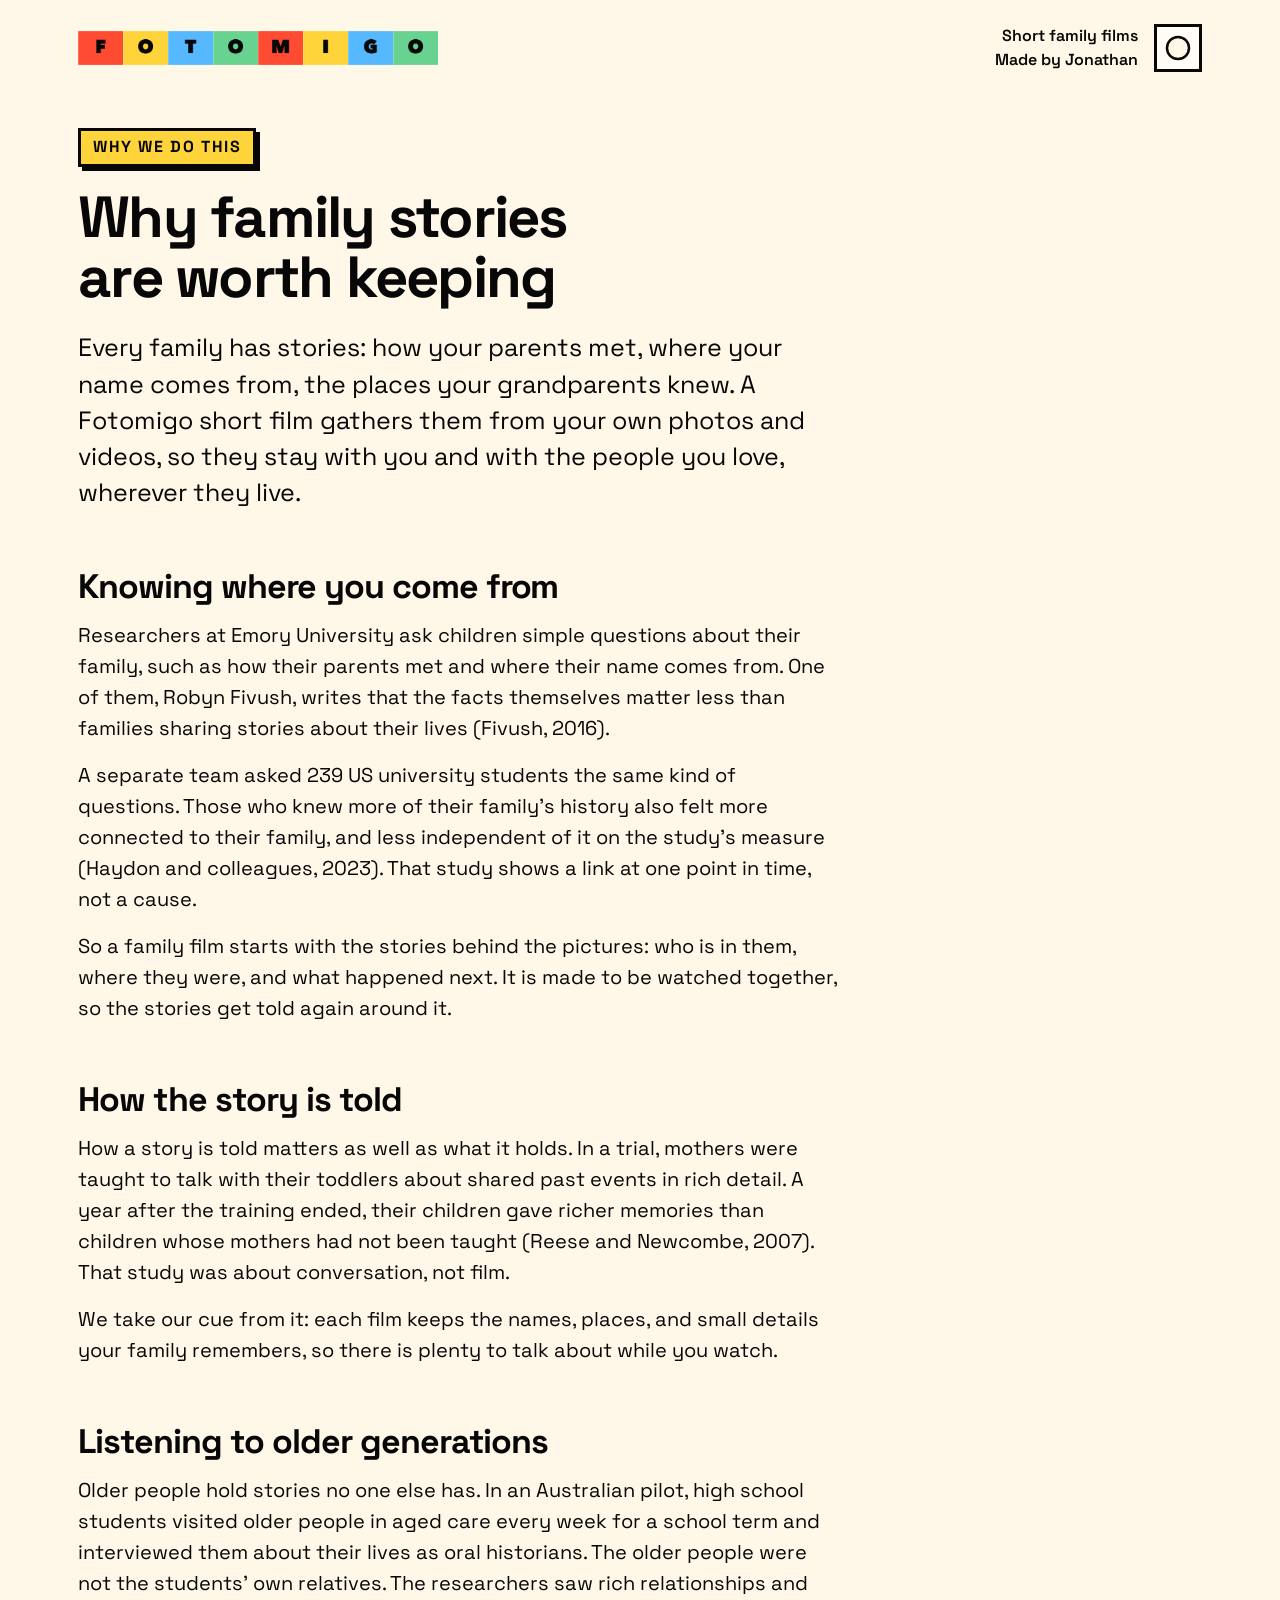
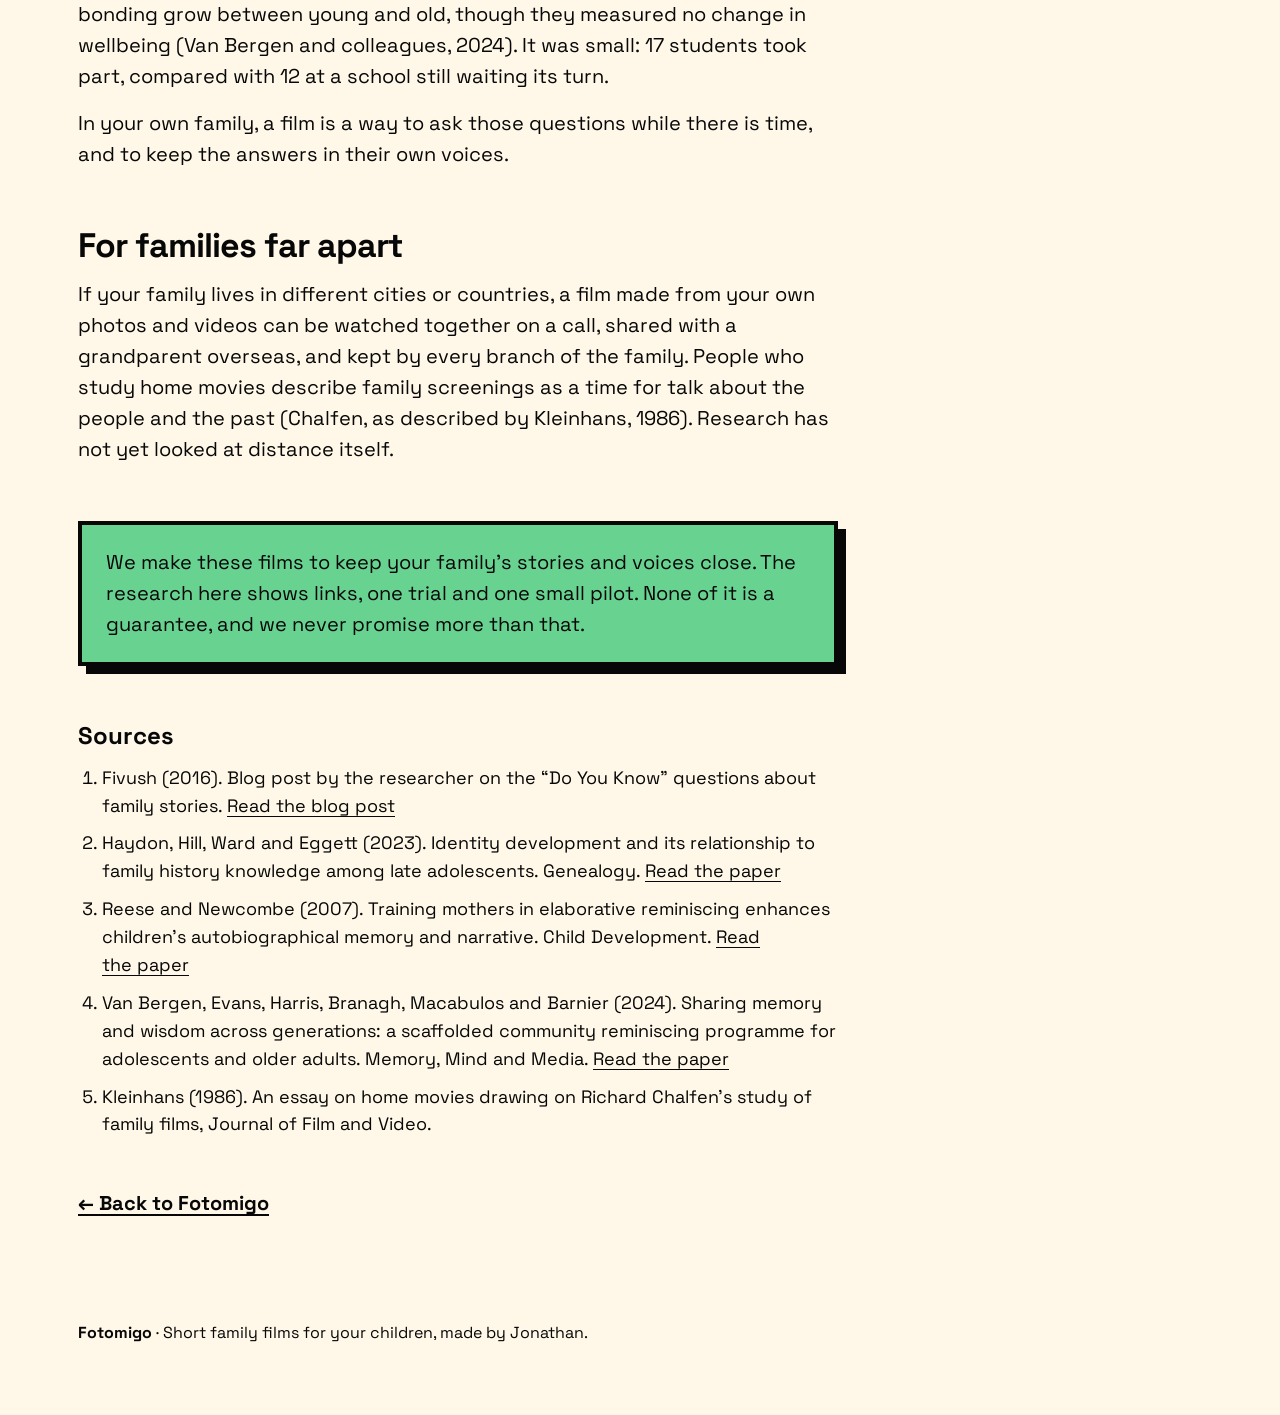
<file: family-stories/index.html>
<!doctype html>
<html lang="en-AU">
<head>
<meta charset="utf-8">
<meta name="viewport" content="width=device-width, initial-scale=1">
<title>Why family stories are worth keeping · Fotomigo</title>
<meta name="description" content="Why Fotomigo makes family story films: knowing where you come from, how a story is told, and keeping older relatives close.">
<script src="../theme.js"></script>
<style>
/* FM-GUZZLE-SITE-7-23: the home page's styling (memo 071433: "let's make sure this worth keeping website uses the same
   styling as the main site"): its colour tokens, dark mode and theme toggle, Space Grotesk, logo header and boxed labels.
   The article text and sources are unchanged from FM-FAMILY-ARTICLE-22. */
@font-face{font-family:Space;src:url("fonts/SpaceGrotesk-VF-wght.ttf") format("truetype");font-weight:300 700;font-display:swap}
:root{color-scheme:light;--paper:#FFF8E8;--ink:#070707;--card:#fffdf6;--muted:#4a4540;--line:#070707;
  --red:#FF4B32;--yellow:#FFD43B;--blue:#56B8FF;--green:#68d391}
@media (prefers-color-scheme:dark){:root:not([data-theme=light]){color-scheme:dark;--paper:#212121;--ink:#FFF8E8;--card:#2a2a2a;--muted:#cfc9bf;--line:#FFF8E8}}
:root[data-theme=dark]{color-scheme:dark;--paper:#212121;--ink:#FFF8E8;--card:#2a2a2a;--muted:#cfc9bf;--line:#FFF8E8}
*{box-sizing:border-box;border-radius:0}
html{-webkit-text-size-adjust:100%}
body{margin:0;background:var(--paper);color:var(--ink);font:20px/1.55 Space,"Helvetica Neue",Arial,sans-serif;overflow-x:hidden}
.wrap{max-width:1180px;margin:0 auto;padding:24px 28px}
a{color:inherit;text-underline-offset:4px}
a:focus-visible,button:focus-visible{outline:4px solid #126abd;outline-offset:4px}
header.top{display:flex;justify-content:space-between;align-items:center;gap:16px;flex-wrap:wrap}
header.top > a{display:block;flex:0 1 360px;min-width:0}
.mark{display:block;width:100%;height:auto}
.top-right{display:flex;align-items:center;gap:16px}
.small{font-size:16px;line-height:1.5}
header .small{text-align:right;font-weight:600}
.theme{flex:none;width:48px;height:48px;padding:0;display:grid;place-items:center;border:3px solid var(--line);background:var(--card);color:var(--ink);cursor:pointer}
.theme svg{display:block;width:26px;height:26px}
.theme .i{display:none}
.theme[data-mode=system] .i-system,.theme[data-mode=light] .i-light,.theme[data-mode=dark] .i-dark{display:block}
article{max-width:760px;margin:56px 0 0}
.kicker{display:inline-block;font-size:16px;font-weight:700;letter-spacing:.06em;text-transform:uppercase;background:var(--yellow);color:#070707;border:3px solid var(--line);padding:4px 12px;box-shadow:4px 4px 0 var(--line);margin:0 0 20px}
h1,h2{font-weight:700;letter-spacing:-.03em;overflow-wrap:break-word}
h1{font-size:clamp(36px,5vw,58px);line-height:1.04;margin:0 0 22px}
h2{font-size:clamp(26px,3vw,34px);line-height:1.15;margin:56px 0 14px}
p{margin:0 0 16px}
.lead{font-size:clamp(21px,2.1vw,25px);line-height:1.45}
blockquote{margin:20px 0;padding:12px 18px;border-left:8px solid var(--blue);background:var(--card)}
blockquote p{margin:0}
.promise{margin:56px 0 0;padding:22px 24px;border:4px solid var(--line);background:var(--green);color:#070707;box-shadow:8px 8px 0 var(--line)}
.promise p{margin:0}
.sources{margin-top:56px;font-size:18px}
.sources h2{font-size:24px}
.sources ol{padding-left:24px;margin:0}
.sources li{margin:0 0 10px}
.back{display:inline-block;margin-top:40px;font-weight:700}
footer{margin-top:80px;padding:22px 0 30px}
@media (max-width:600px){.wrap{padding:16px 16px}header.top > a{flex-basis:300px}article{margin-top:40px}h2{margin-top:44px}}

/* FM-SITE-TYPE-FIX-24 (draft, not live): same fixes as the home page where they apply */
h1,h2{text-wrap:balance}
p,li{text-wrap:pretty}
.kicker{letter-spacing:.1em}
.sources h2{letter-spacing:0}
</style>
</head>
<body>
<div class="wrap">
<header class="top">
  <a href="../index.html" aria-label="Fotomigo home"><img class="mark" src="fotomigo-mark-1920.png" alt="Fotomigo" width="1920" height="181"></a>
  <div class="top-right">
    <span class="small">Short family films<br>Made by Jonathan</span>
    <button class="theme" type="button" data-mode="system" aria-label="Colours: follow this device. Press for light.">
      <svg class="i i-system" viewBox="0 0 26 26" aria-hidden="true"><circle cx="13" cy="13" r="11" fill="#FFF8E8" stroke="currentColor" stroke-width="2.5"/><path d="M13 2a11 11 0 0 1 0 22z" fill="#070707"/><circle cx="13" cy="13" r="11" fill="none" stroke="currentColor" stroke-width="2.5"/></svg>
      <svg class="i i-light" viewBox="0 0 26 26" aria-hidden="true"><circle cx="13" cy="13" r="11" fill="#FFF8E8" stroke="currentColor" stroke-width="2.5"/></svg>
      <svg class="i i-dark" viewBox="0 0 26 26" aria-hidden="true"><circle cx="13" cy="13" r="11" fill="#070707" stroke="currentColor" stroke-width="2.5"/></svg>
    </button>
  </div>
</header>
<main>
<article>
<p class="kicker">Why we do this</p>
<h1>Why family stories are worth keeping</h1>
<p class="lead">Every family has stories: how your parents met, where your name comes from, the places your grandparents knew. A Fotomigo short film gathers them from your own photos and videos, so they stay with you and with the people you love, wherever they live.</p>

<h2>Knowing where you come from</h2>
<p>Researchers at Emory University ask children simple questions about their family, such as how their parents met and where their name comes from. One of them, Robyn Fivush, writes that the facts themselves matter less than families sharing stories about their lives (Fivush, 2016).</p>
<p>A separate team asked 239 US university students the same kind of questions. Those who knew more of their family’s history also felt more connected to their family, and less independent of it on the study’s measure (Haydon and colleagues, 2023). That study shows a link at one point in time, not a cause.</p>
<p>So a family film starts with the stories behind the pictures: who is in them, where they were, and what happened next. It is made to be watched together, so the stories get told again around it.</p>

<h2>How the story is told</h2>
<p>How a story is told matters as well as what it holds. In a trial, mothers were taught to talk with their toddlers about shared past events in rich detail. A year after the training ended, their children gave richer memories than children whose mothers had not been taught (Reese and Newcombe, 2007). That study was about conversation, not film.</p>
<p>We take our cue from it: each film keeps the names, places, and small details your family remembers, so there is plenty to talk about while you watch.</p>

<h2>Listening to older generations</h2>
<p>Older people hold stories no one else has. In an Australian pilot, high school students visited older people in aged care every week for a school term and interviewed them about their lives as oral historians. The older people were not the students’ own relatives. The researchers saw rich relationships and bonding grow between young and old, though they measured no change in wellbeing (Van Bergen and colleagues, 2024). It was small: 17 students took part, compared with 12 at a school still waiting its turn.</p>
<p>In your own family, a film is a way to ask those questions while there is time, and to keep the answers in their own voices.</p>

<h2>For families far apart</h2>
<p>If your family lives in different cities or countries, a film made from your own photos and videos can be watched together on a call, shared with a grandparent overseas, and kept by every branch of the family. People who study home movies describe family screenings as a time for talk about the people and the past (Chalfen, as described by Kleinhans, 1986). Research has not yet looked at distance itself.</p>

<div class="promise"><p>We make these films to keep your family’s stories and voices close. The research here shows links, one trial and one small pilot. None of it is a guarantee, and we never promise more than that.</p></div>

<section class="sources">
<h2>Sources</h2>
<ol>
<li>Fivush (2016). Blog post by the researcher on the “Do You Know” questions about family stories. <a href="https://www.psychologytoday.com/blog/the-stories-our-lives/201611/the-do-you-know-20-questions-about-family-stories">Read the blog post</a></li>
<li>Haydon, Hill, Ward and Eggett (2023). Identity development and its relationship to family history knowledge among late adolescents. Genealogy. <a href="https://doi.org/10.3390/genealogy7010013">Read the paper</a></li>
<li>Reese and Newcombe (2007). Training mothers in elaborative reminiscing enhances children’s autobiographical memory and narrative. Child Development. <a href="https://doi.org/10.1111/j.1467-8624.2007.01058.x">Read the paper</a></li>
<li>Van Bergen, Evans, Harris, Branagh, Macabulos and Barnier (2024). Sharing memory and wisdom across generations: a scaffolded community reminiscing programme for adolescents and older adults. Memory, Mind and Media. <a href="https://doi.org/10.1017/mem.2024.19">Read the paper</a></li>
<li>Kleinhans (1986). An essay on home movies drawing on Richard Chalfen’s study of family films, Journal of Film and Video.</li>
</ol>
</section>
<a class="back" href="../index.html">← Back to Fotomigo</a>
</article>
</main>
<footer class="small"><p><b>Fotomigo</b> · Short family films for your children, made by Jonathan.</p></footer>
</div>
<script>
// Theme behaviour is shared in theme.js.
</script>
</body>
</html>
</file>
